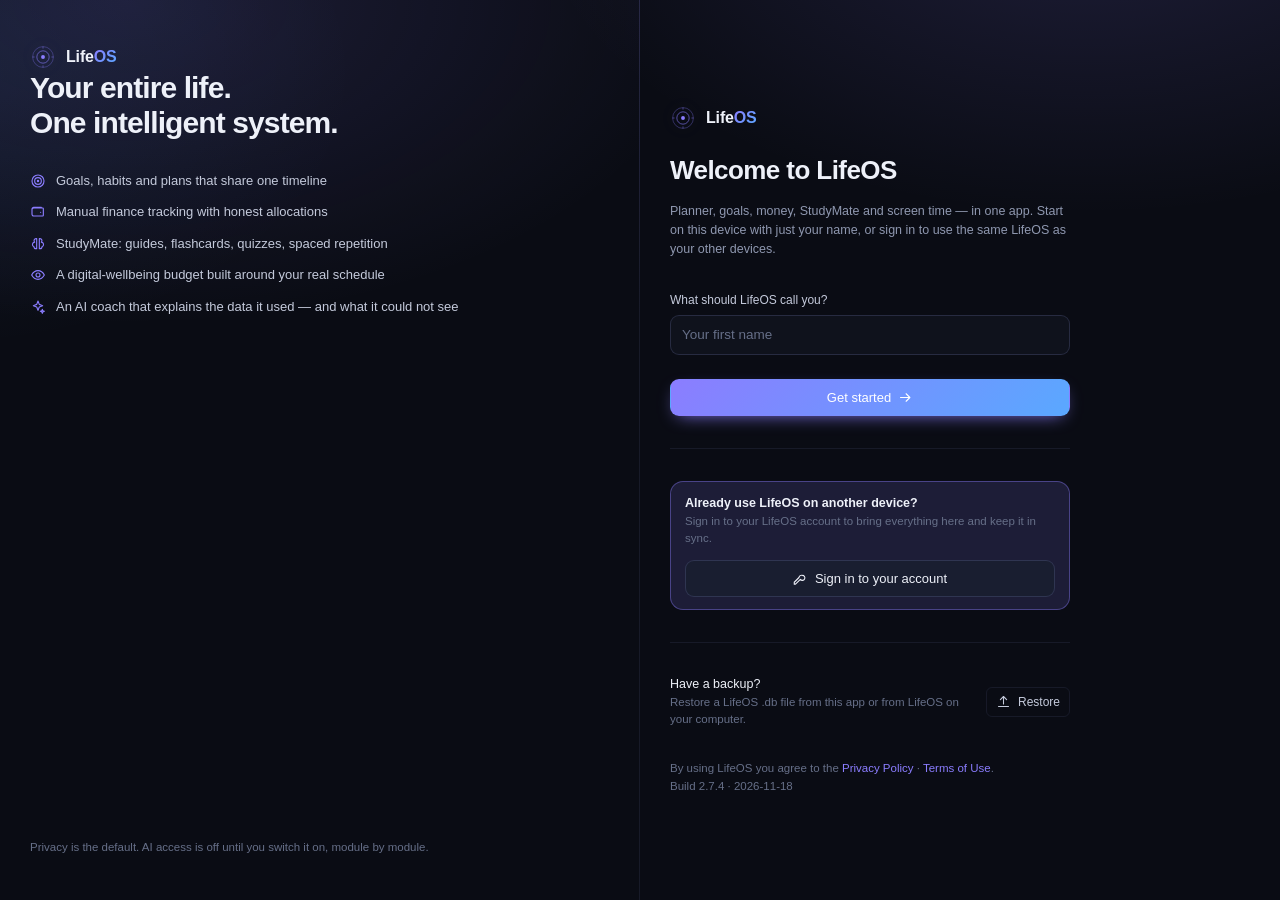
<file: index.html>
<!doctype html>
<html lang="en" data-theme="dark">
<head>
<meta charset="utf-8" />
<meta name="viewport" content="width=device-width, initial-scale=1, viewport-fit=cover" />
<meta name="color-scheme" content="dark light" />
<meta name="theme-color" content="#0a0c0f" />
<meta name="mobile-web-app-capable" content="yes" />
<meta name="apple-mobile-web-app-capable" content="yes" />
<meta name="apple-mobile-web-app-status-bar-style" content="black-translucent" />
<meta name="apple-mobile-web-app-title" content="LifeOS" />
<meta name="description" content="LifeOS — your entire life, one intelligent system. Planning, goals, finance, study, digital wellbeing and an AI coach that works across them." />
<title>LifeOS</title>
<link rel="icon" href="favicon.svg" type="image/svg+xml" />
<link rel="manifest" href="manifest.webmanifest" />
<link rel="apple-touch-icon" href="icons/apple-touch-icon.png" />
<link rel="stylesheet" href="styles.css" />
</head>
<body>
  <a class="skip-link" href="#main">Skip to content</a>

  <div id="boot" class="boot">
    <div class="boot-mark" aria-hidden="true">
      <svg viewBox="0 0 48 48" width="44" height="44"><circle cx="24" cy="24" r="20" fill="none" stroke="currentColor" stroke-width="1.5" opacity=".25"/><circle cx="24" cy="24" r="12" fill="none" stroke="currentColor" stroke-width="1.5" opacity=".5"/><circle cx="24" cy="24" r="3.5" fill="currentColor"/></svg>
    </div>
    <p class="boot-text">Starting LifeOS…</p>
  </div>

  <div id="app" class="app" hidden></div>

  <div id="toasts" class="toasts" role="status" aria-live="polite"></div>
  <div id="modal-root"></div>

  <noscript>
    <div class="noscript">LifeOS needs JavaScript to run. Please enable it to continue.</div>
  </noscript>

  <script src="js/mode.js"></script>
  <script type="module" src="js/app.js"></script>
</body>
</html>
</file>
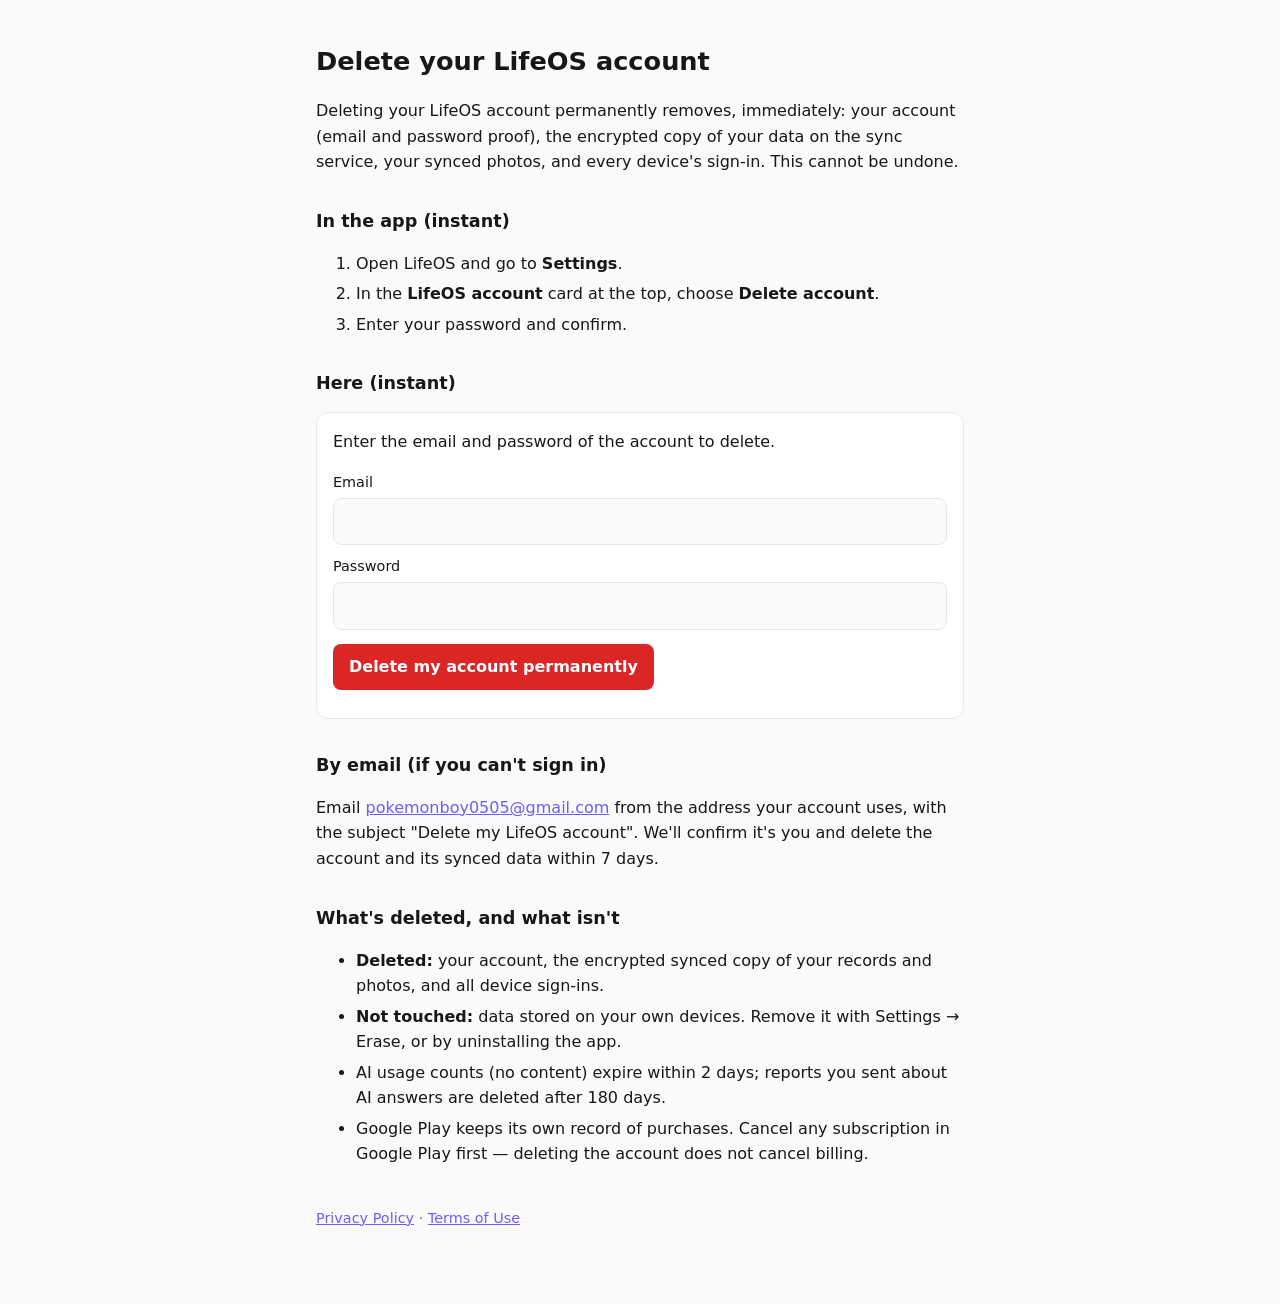
<file: legal/delete-account.html>
<!doctype html>
<html lang="en">
<head>
  <meta charset="UTF-8" />
  <meta name="viewport" content="width=device-width, initial-scale=1.0" />
  <title>LifeOS — Delete your account</title>
  <link rel="stylesheet" href="legal.css" />
</head>
<body>
  <h1>Delete your LifeOS account</h1>

  <p>Deleting your LifeOS account permanently removes, immediately: your account (email and password
  proof), the encrypted copy of your data on the sync service, your synced photos, and every device's
  sign-in. This cannot be undone.</p>

  <h2>In the app (instant)</h2>
  <ol>
    <li>Open LifeOS and go to <b>Settings</b>.</li>
    <li>In the <b>LifeOS account</b> card at the top, choose <b>Delete account</b>.</li>
    <li>Enter your password and confirm.</li>
  </ol>

  <h2>Here (instant)</h2>
  <div class="card" id="self-serve">
    <p style="margin-top:0">Enter the email and password of the account to delete.</p>
    <form id="del-form" autocomplete="off">
      <label for="del-email">Email</label>
      <input id="del-email" type="email" required autocomplete="username" />
      <label for="del-pw">Password</label>
      <input id="del-pw" type="password" required autocomplete="current-password" />
      <button type="submit">Delete my account permanently</button>
      <div class="msg" id="del-msg" role="status"></div>
    </form>
  </div>

  <h2>By email (if you can't sign in)</h2>
  <p>Email <a href="mailto:pokemonboy0505@gmail.com?subject=Delete%20my%20LifeOS%20account">pokemonboy0505@gmail.com</a>
  from the address your account uses, with the subject "Delete my LifeOS account". We'll confirm it's you and
  delete the account and its synced data within 7 days.</p>

  <h2>What's deleted, and what isn't</h2>
  <ul>
    <li><b>Deleted:</b> your account, the encrypted synced copy of your records and photos, and all device sign-ins.</li>
    <li><b>Not touched:</b> data stored on your own devices. Remove it with Settings → Erase, or by uninstalling the app.</li>
    <li>AI usage counts (no content) expire within 2 days; reports you sent about AI answers are deleted after 180 days.</li>
    <li>Google Play keeps its own record of purchases. Cancel any subscription in Google Play first — deleting
      the account does not cancel billing.</li>
  </ul>

  <p class="links"><a href="privacy.html">Privacy Policy</a> · <a href="terms.html">Terms of Use</a></p>

  <script type="module">
    const form = document.getElementById('del-form');
    const msg = document.getElementById('del-msg');
    const say = (text, kind) => { msg.textContent = text; msg.className = `msg ${kind || ''}`; };
    let core = null;
    let base = '';
    try {
      core = await import('./cloud-core.js');
      base = (await import('./sync-url.js')).default;
    } catch {
      document.getElementById('self-serve').innerHTML = '<p style="margin:0">Self-service deletion is not available on this copy of the page — use the app or email us (below).</p>';
    }
    form?.addEventListener('submit', async (e) => {
      e.preventDefault();
      if (!core || !base) return;
      const email = document.getElementById('del-email').value.trim().toLowerCase();
      const password = document.getElementById('del-pw').value;
      if (!confirm(`Permanently delete the LifeOS account ${email}? This cannot be undone.`)) return;
      const btn = form.querySelector('button');
      btn.disabled = true;
      say('Checking your password… (this takes a few seconds)');
      try {
        let token = '';
        const api = core.client(base, () => token);
        const pre = await api.prelogin(email);
        const { authKey } = await core.deriveKeys(password, pre.salt, pre.iterations);
        token = (await api.login({ email, authKey })).token;
        await api.remove({ authKey });
        form.reset();
        say('Your LifeOS account and its synced data have been deleted.', 'ok');
      } catch (err) {
        say(err.message || 'Something went wrong. Try again, or email us.', 'err');
      } finally {
        btn.disabled = false;
      }
    });
  </script>
</body>
</html>
</file>
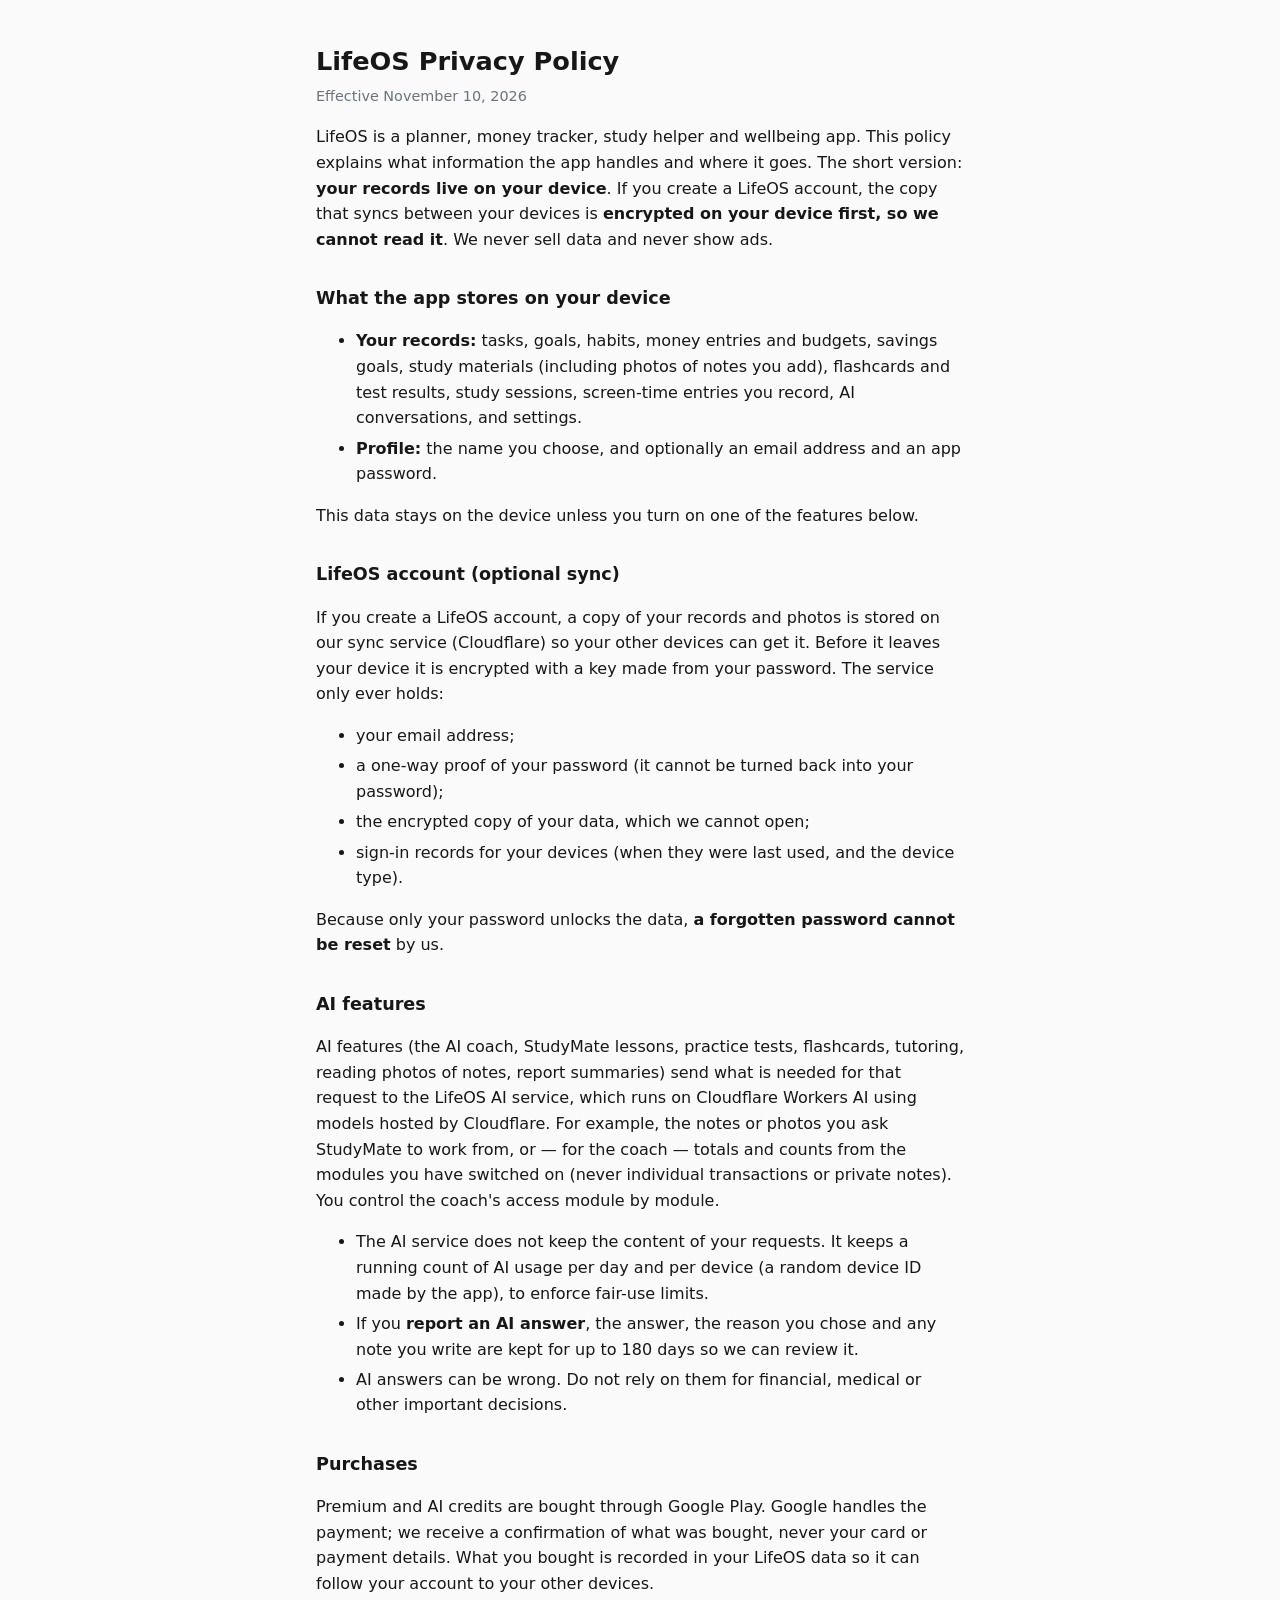
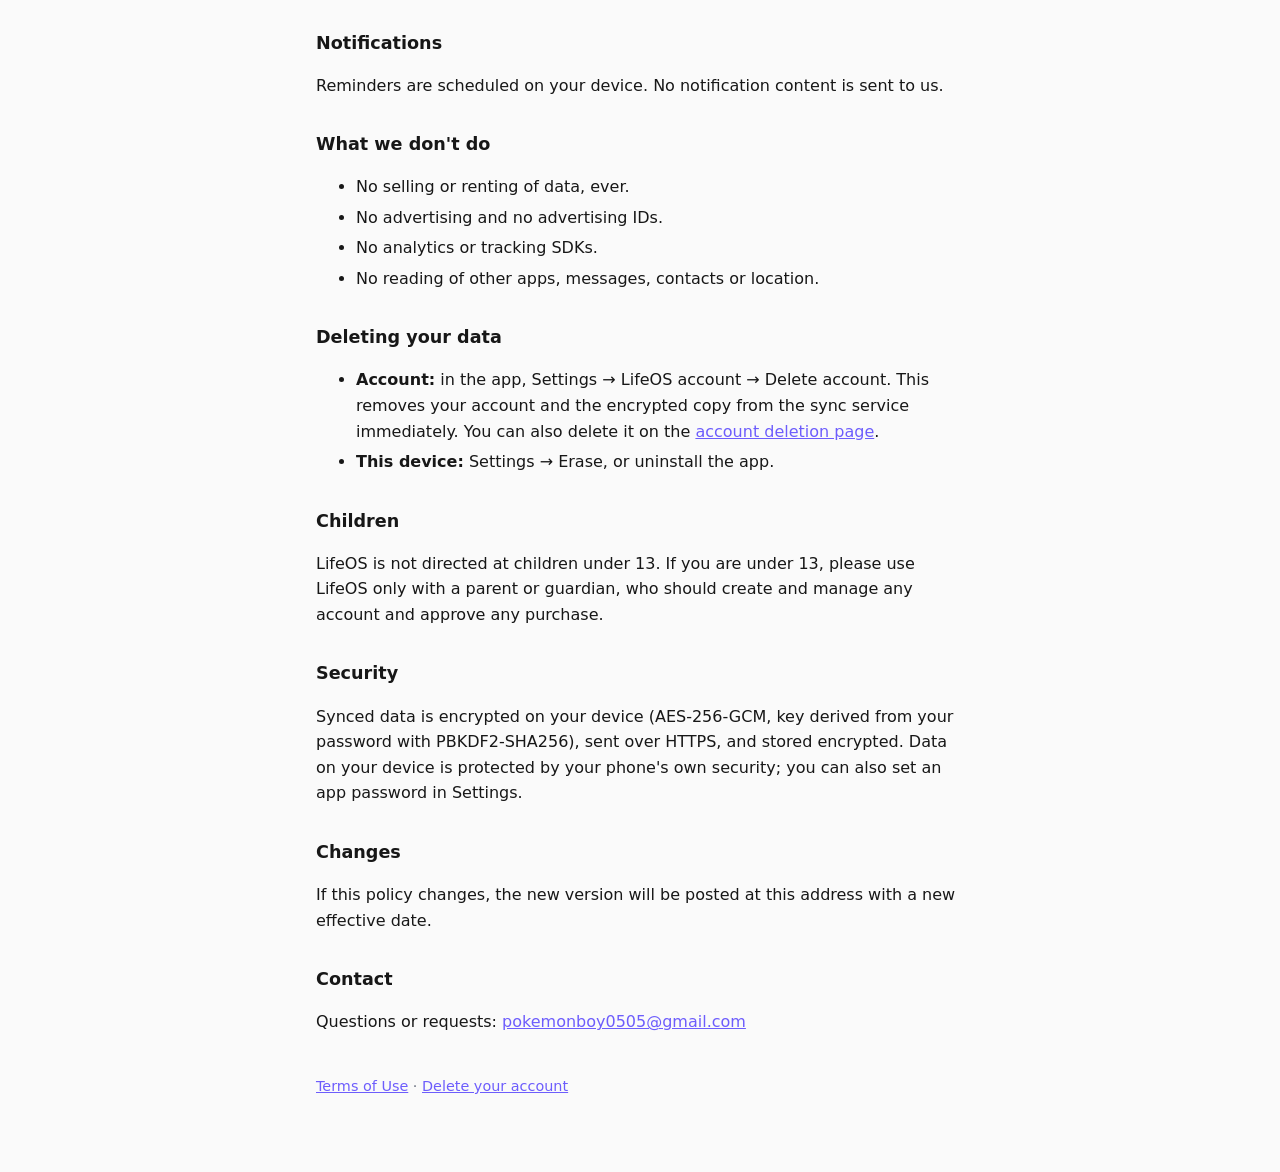
<file: legal/privacy.html>
<!doctype html>
<html lang="en">
<head>
  <meta charset="UTF-8" />
  <meta name="viewport" content="width=device-width, initial-scale=1.0" />
  <title>LifeOS — Privacy Policy</title>
  <link rel="stylesheet" href="legal.css" />
</head>
<body>
  <h1>LifeOS Privacy Policy</h1>
  <p class="date">Effective November 10, 2026</p>

  <p>LifeOS is a planner, money tracker, study helper and wellbeing app. This policy explains what
  information the app handles and where it goes. The short version: <b>your records live on your
  device</b>. If you create a LifeOS account, the copy that syncs between your devices is
  <b>encrypted on your device first, so we cannot read it</b>. We never sell data and never show ads.</p>

  <h2>What the app stores on your device</h2>
  <ul>
    <li><b>Your records:</b> tasks, goals, habits, money entries and budgets, savings goals, study
      materials (including photos of notes you add), flashcards and test results, study sessions,
      screen-time entries you record, AI conversations, and settings.</li>
    <li><b>Profile:</b> the name you choose, and optionally an email address and an app password.</li>
  </ul>
  <p>This data stays on the device unless you turn on one of the features below.</p>

  <h2>LifeOS account (optional sync)</h2>
  <p>If you create a LifeOS account, a copy of your records and photos is stored on our sync service
  (Cloudflare) so your other devices can get it. Before it leaves your device it is encrypted with a key
  made from your password. The service only ever holds:</p>
  <ul>
    <li>your email address;</li>
    <li>a one-way proof of your password (it cannot be turned back into your password);</li>
    <li>the encrypted copy of your data, which we cannot open;</li>
    <li>sign-in records for your devices (when they were last used, and the device type).</li>
  </ul>
  <p>Because only your password unlocks the data, <b>a forgotten password cannot be reset</b> by us.</p>

  <h2>AI features</h2>
  <p>AI features (the AI coach, StudyMate lessons, practice tests, flashcards, tutoring, reading photos of
  notes, report summaries) send what is needed for that request to the LifeOS AI service, which runs on
  Cloudflare Workers AI using models hosted by Cloudflare. For example, the notes or photos you ask
  StudyMate to work from, or — for the coach — totals and counts from the modules you have switched on
  (never individual transactions or private notes). You control the coach's access module by module.</p>
  <ul>
    <li>The AI service does not keep the content of your requests. It keeps a running count of AI usage
      per day and per device (a random device ID made by the app), to enforce fair-use limits.</li>
    <li>If you <b>report an AI answer</b>, the answer, the reason you chose and any note you write are
      kept for up to 180 days so we can review it.</li>
    <li>AI answers can be wrong. Do not rely on them for financial, medical or other important decisions.</li>
  </ul>

  <h2>Purchases</h2>
  <p>Premium and AI credits are bought through Google Play. Google handles the payment; we receive a
  confirmation of what was bought, never your card or payment details. What you bought is recorded in
  your LifeOS data so it can follow your account to your other devices.</p>

  <h2>Notifications</h2>
  <p>Reminders are scheduled on your device. No notification content is sent to us.</p>

  <h2>What we don't do</h2>
  <ul>
    <li>No selling or renting of data, ever.</li>
    <li>No advertising and no advertising IDs.</li>
    <li>No analytics or tracking SDKs.</li>
    <li>No reading of other apps, messages, contacts or location.</li>
  </ul>

  <h2>Deleting your data</h2>
  <ul>
    <li><b>Account:</b> in the app, Settings → LifeOS account → Delete account. This removes your account
      and the encrypted copy from the sync service immediately. You can also delete it on the
      <a href="delete-account.html">account deletion page</a>.</li>
    <li><b>This device:</b> Settings → Erase, or uninstall the app.</li>
  </ul>

  <h2>Children</h2>
  <p>LifeOS is not directed at children under 13. If you are under 13, please use LifeOS only with a
  parent or guardian, who should create and manage any account and approve any purchase.</p>

  <h2>Security</h2>
  <p>Synced data is encrypted on your device (AES-256-GCM, key derived from your password with
  PBKDF2-SHA256), sent over HTTPS, and stored encrypted. Data on your device is protected by your
  phone's own security; you can also set an app password in Settings.</p>

  <h2>Changes</h2>
  <p>If this policy changes, the new version will be posted at this address with a new effective date.</p>

  <h2>Contact</h2>
  <p>Questions or requests: <a href="mailto:pokemonboy0505@gmail.com?subject=LifeOS%20privacy">pokemonboy0505@gmail.com</a></p>
  <p class="links"><a href="terms.html">Terms of Use</a> · <a href="delete-account.html">Delete your account</a></p>
</body>
</html>
</file>
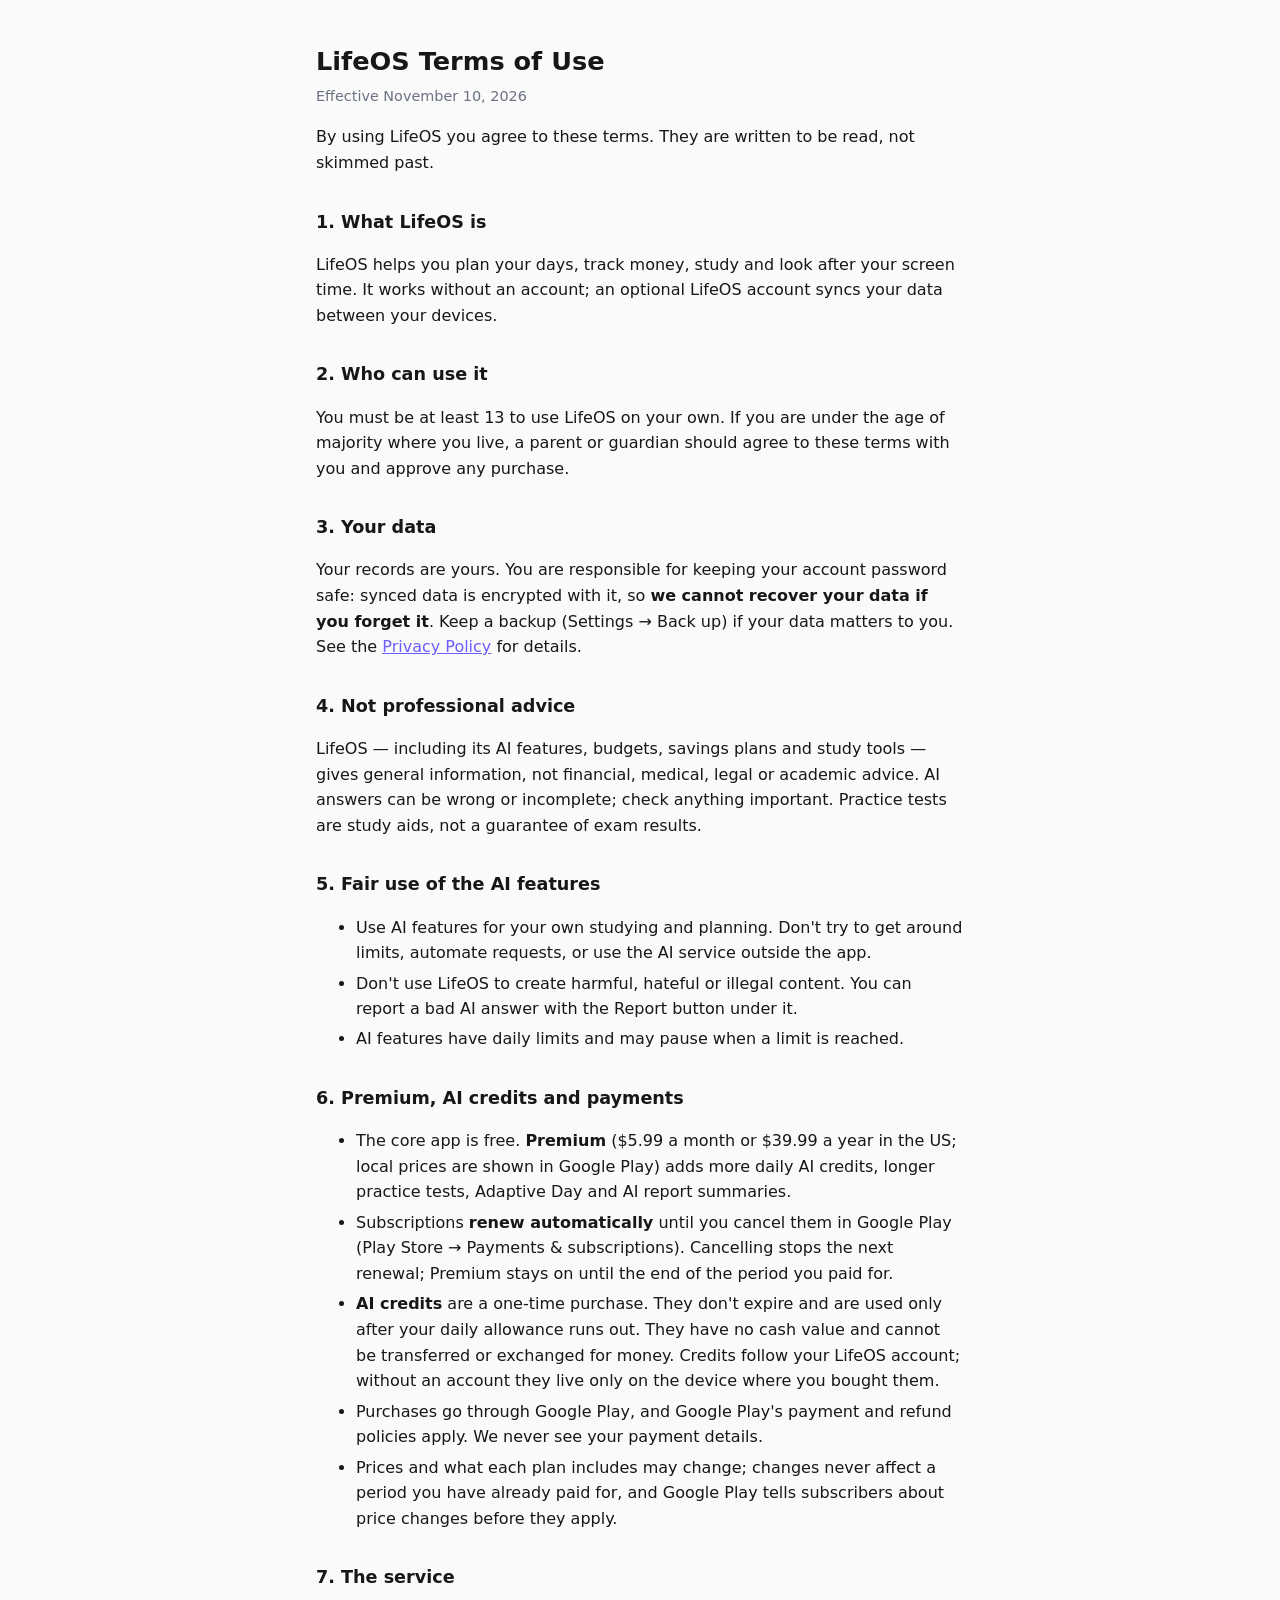
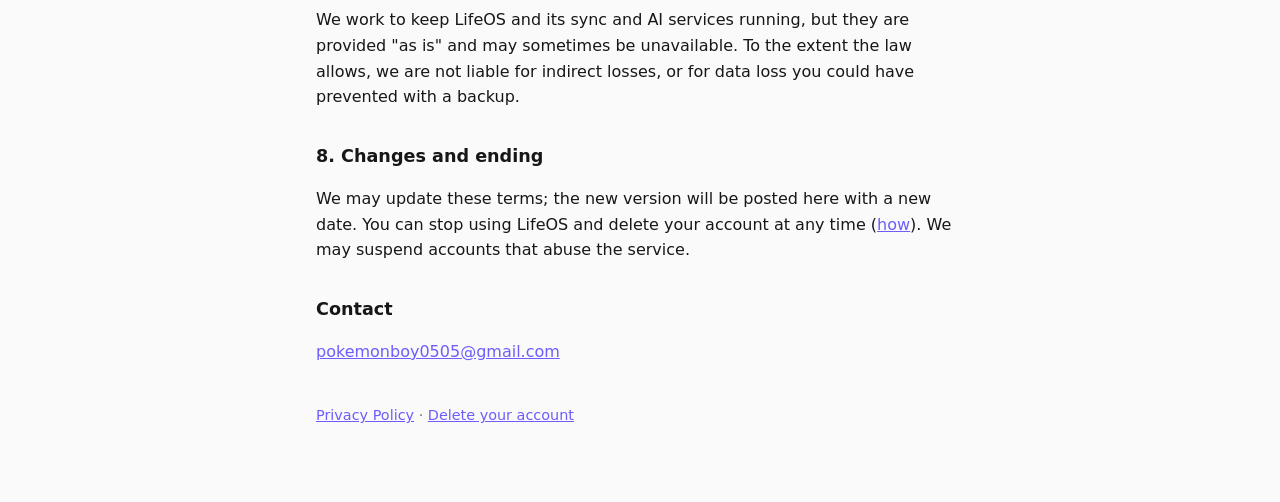
<file: legal/terms.html>
<!doctype html>
<html lang="en">
<head>
  <meta charset="UTF-8" />
  <meta name="viewport" content="width=device-width, initial-scale=1.0" />
  <title>LifeOS — Terms of Use</title>
  <link rel="stylesheet" href="legal.css" />
</head>
<body>
  <h1>LifeOS Terms of Use</h1>
  <p class="date">Effective November 10, 2026</p>

  <p>By using LifeOS you agree to these terms. They are written to be read, not skimmed past.</p>

  <h2>1. What LifeOS is</h2>
  <p>LifeOS helps you plan your days, track money, study and look after your screen time. It works
  without an account; an optional LifeOS account syncs your data between your devices.</p>

  <h2>2. Who can use it</h2>
  <p>You must be at least 13 to use LifeOS on your own. If you are under the age of majority where you
  live, a parent or guardian should agree to these terms with you and approve any purchase.</p>

  <h2>3. Your data</h2>
  <p>Your records are yours. You are responsible for keeping your account password safe: synced data is
  encrypted with it, so <b>we cannot recover your data if you forget it</b>. Keep a backup (Settings →
  Back up) if your data matters to you. See the <a href="privacy.html">Privacy Policy</a> for details.</p>

  <h2>4. Not professional advice</h2>
  <p>LifeOS — including its AI features, budgets, savings plans and study tools — gives general
  information, not financial, medical, legal or academic advice. AI answers can be wrong or incomplete;
  check anything important. Practice tests are study aids, not a guarantee of exam results.</p>

  <h2>5. Fair use of the AI features</h2>
  <ul>
    <li>Use AI features for your own studying and planning. Don't try to get around limits, automate
      requests, or use the AI service outside the app.</li>
    <li>Don't use LifeOS to create harmful, hateful or illegal content. You can report a bad AI answer
      with the Report button under it.</li>
    <li>AI features have daily limits and may pause when a limit is reached.</li>
  </ul>

  <h2>6. Premium, AI credits and payments</h2>
  <ul>
    <li>The core app is free. <b>Premium</b> ($5.99 a month or $39.99 a year in the US; local prices are
      shown in Google Play) adds more daily AI credits, longer practice tests, Adaptive Day and AI report
      summaries.</li>
    <li>Subscriptions <b>renew automatically</b> until you cancel them in Google Play (Play Store →
      Payments &amp; subscriptions). Cancelling stops the next renewal; Premium stays on until the end of
      the period you paid for.</li>
    <li><b>AI credits</b> are a one-time purchase. They don't expire and are used only after your daily
      allowance runs out. They have no cash value and cannot be transferred or exchanged for money.
      Credits follow your LifeOS account; without an account they live only on the device where you
      bought them.</li>
    <li>Purchases go through Google Play, and Google Play's payment and refund policies apply. We never see
      your payment details.</li>
    <li>Prices and what each plan includes may change; changes never affect a period you have already paid
      for, and Google Play tells subscribers about price changes before they apply.</li>
  </ul>

  <h2>7. The service</h2>
  <p>We work to keep LifeOS and its sync and AI services running, but they are provided "as is" and may
  sometimes be unavailable. To the extent the law allows, we are not liable for indirect losses, or for
  data loss you could have prevented with a backup.</p>

  <h2>8. Changes and ending</h2>
  <p>We may update these terms; the new version will be posted here with a new date. You can stop using
  LifeOS and delete your account at any time (<a href="delete-account.html">how</a>). We may suspend
  accounts that abuse the service.</p>

  <h2>Contact</h2>
  <p><a href="mailto:pokemonboy0505@gmail.com?subject=LifeOS">pokemonboy0505@gmail.com</a></p>
  <p class="links"><a href="privacy.html">Privacy Policy</a> · <a href="delete-account.html">Delete your account</a></p>
</body>
</html>
</file>
<file: styles.css>
/* ============================================================================
   LifeOS design system
   Deep ink surfaces, a violet-to-sky accent, one colour per module (planner
   blue, finance green, study violet...), tabular numerals, tight spacing scale.
   Dark by default, complete light theme.
   ========================================================================== */

:root {
  --r-xs: 6px;
  --r-sm: 9px;
  --r-md: 13px;
  --r-lg: 18px;
  --r-xl: 26px;
  --sp-1: 4px;
  --sp-2: 8px;
  --sp-3: 12px;
  --sp-4: 16px;
  --sp-5: 22px;
  --sp-6: 30px;
  --sp-7: 44px;
  --font: "Inter", -apple-system, BlinkMacSystemFont, "Segoe UI", Roboto, "Helvetica Neue", Arial, sans-serif;
  --mono: ui-monospace, "SF Mono", "JetBrains Mono", "Menlo", monospace;
  --ease: cubic-bezier(.22,.61,.36,1);
  --sidebar: 244px;
}

[data-theme="dark"] {
  --bg: #0a0c14;
  --bg-elev: #0f121c;
  --surface: #131726;
  --surface-2: #191e30;
  --surface-3: #22293f;
  --line: rgba(160,175,255,.085);
  --line-strong: rgba(160,175,255,.16);
  --text: #eef1f9;
  --text-soft: #c4cadb;
  --muted: #8f98b0;
  --faint: #666f88;
  --accent: #8b7dff;
  --accent-2: #7262f5;
  --accent-soft: rgba(139,125,255,.15);
  --accent-line: rgba(139,125,255,.40);
  --accent-grad: linear-gradient(135deg, #8b7dff 0%, #5aa8ff 100%);
  --good: #3fd8a2;
  --good-soft: rgba(63,216,162,.14);
  --warn: #f5b95f;
  --warn-soft: rgba(245,185,95,.14);
  --bad: #ff7b86;
  --bad-soft: rgba(255,123,134,.14);
  --shadow: 0 1px 0 rgba(255,255,255,.035) inset, 0 20px 44px -26px rgba(0,0,0,.95);
  --card-sheen: linear-gradient(180deg, rgba(255,255,255,.025), rgba(255,255,255,0) 120px);
  --glow:
    radial-gradient(900px 520px at 85% -12%, rgba(139,125,255,.16), transparent 62%),
    radial-gradient(700px 460px at -5% 8%, rgba(90,168,255,.08), transparent 60%);
  color-scheme: dark;
}

[data-theme="light"] {
  --bg: #f4f5fb;
  --bg-elev: #ffffff;
  --surface: #ffffff;
  --surface-2: #f1f3fa;
  --surface-3: #e5e8f3;
  --line: rgba(30,35,80,.08);
  --line-strong: rgba(30,35,80,.15);
  --text: #151a2c;
  --text-soft: #3b4258;
  --muted: #646c84;
  --faint: #8b92a8;
  --accent: #5b49e0;
  --accent-2: #4a39c8;
  --accent-soft: rgba(91,73,224,.09);
  --accent-line: rgba(91,73,224,.30);
  --accent-grad: linear-gradient(135deg, #6a55f0 0%, #3a8cf0 100%);
  --good: #0f9a6b;
  --good-soft: rgba(15,154,107,.10);
  --warn: #b06f0c;
  --warn-soft: rgba(176,111,12,.11);
  --bad: #d23a4c;
  --bad-soft: rgba(210,58,76,.09);
  --shadow: 0 1px 2px rgba(30,35,80,.05), 0 16px 36px -26px rgba(30,35,80,.40);
  --card-sheen: none;
  --glow:
    radial-gradient(900px 520px at 85% -12%, rgba(91,73,224,.09), transparent 62%),
    radial-gradient(700px 460px at -5% 8%, rgba(58,140,240,.06), transparent 60%);
  color-scheme: light;
}

/* One colour per module: nav icons, kickers and highlights pick it up. */
:root { --mod: var(--accent); }
[data-theme="dark"] {
  --m-home: #8b7dff; --m-planner: #5aa8ff; --m-finance: #3fd8a2; --m-study: #c38bff;
  --m-wellbeing: #2fd3c3; --m-insights: #f5b95f; --m-ai: #ff7fc0; --m-settings: #9aa3bb;
}
[data-theme="light"] {
  --m-home: #5b49e0; --m-planner: #2f7fe0; --m-finance: #0f9a6b; --m-study: #9346e0;
  --m-wellbeing: #0e9e92; --m-insights: #b06f0c; --m-ai: #d23d8f; --m-settings: #646c84;
}

* { box-sizing: border-box; }
html, body { height: 100%; }
body {
  margin: 0;
  font-family: var(--font);
  background: var(--bg);
  background-image: var(--glow);
  background-repeat: no-repeat;
  background-attachment: fixed;
  color: var(--text);
  font-size: 15px;
  line-height: 1.5;
  -webkit-font-smoothing: antialiased;
  text-rendering: optimizeLegibility;
}
h1,h2,h3,h4 { margin: 0; font-weight: 600; letter-spacing: -.014em; line-height: 1.2; }
h1 { font-size: 26px; letter-spacing: -.022em; }
h2 { font-size: 19px; }
h3 { font-size: 15px; }
p { margin: 0; }
a { color: var(--accent); text-decoration: none; }
a:hover { text-decoration: underline; text-underline-offset: 3px; }
button { font: inherit; color: inherit; }
:focus-visible { outline: 2px solid var(--accent); outline-offset: 2px; border-radius: 4px; }
::selection { background: var(--accent-soft); }
.num { font-variant-numeric: tabular-nums; font-feature-settings: "tnum" 1; }

.skip-link {
  position: absolute; left: -9999px; top: 0; z-index: 100;
  background: var(--surface); color: var(--text); padding: 10px 14px; border-radius: var(--r-sm);
}
.skip-link:focus { left: 12px; top: 12px; }

/* ------------------------------- boot ------------------------------------ */
.boot { height: 100dvh; display: grid; place-content: center; justify-items: center; gap: 14px; color: var(--muted); }
.boot-mark { color: var(--accent); animation: spin 6s linear infinite; display: grid; place-items: center; }
.boot-text { font-size: 13px; letter-spacing: .04em; text-transform: uppercase; }
@keyframes spin { to { transform: rotate(360deg); } }

/* ------------------------------- shell ----------------------------------- */
.app {
  min-height: 100dvh;
  display: grid;
  grid-template-columns: var(--sidebar) minmax(0, 1fr);
}
.sidebar {
  position: sticky; top: 0; height: 100dvh;
  display: flex; flex-direction: column; gap: var(--sp-5);
  padding: var(--sp-5) var(--sp-4);
  border-right: 1px solid var(--line);
  background: linear-gradient(180deg, var(--bg-elev), var(--bg));
  z-index: 30;
}
.brand { display: flex; align-items: center; gap: 10px; padding: 0 6px; }
.brand-glyph { color: var(--accent); display: grid; place-items: center; filter: drop-shadow(0 0 10px var(--accent-soft)); }
.brand-name { font-size: 16px; font-weight: 600; letter-spacing: -.01em; }
.brand-name span { background: var(--accent-grad); -webkit-background-clip: text; background-clip: text; color: transparent; font-weight: 600; }
.nav { display: flex; flex-direction: column; gap: 2px; }
.nav-label { font-size: 10.5px; text-transform: uppercase; letter-spacing: .12em; color: var(--faint); padding: 0 10px var(--sp-2); }
.nav-item {
  display: flex; align-items: center; gap: 10px;
  padding: 8px 10px; border-radius: var(--r-sm);
  color: var(--text-soft); font-size: 13.5px; font-weight: 500;
  border: 1px solid transparent; background: none; cursor: pointer; text-align: left; width: 100%;
  transition: background .16s var(--ease), color .16s var(--ease), border-color .16s var(--ease);
}
.nav-item svg { width: 16px; height: 16px; flex: none; color: var(--nav-c, var(--muted)); opacity: .9; }
.nav-item:hover { background: var(--surface-2); color: var(--text); text-decoration: none; }
.nav-item[aria-current="page"] {
  background: color-mix(in srgb, var(--nav-c, var(--accent)) 14%, transparent);
  color: var(--text); border-color: color-mix(in srgb, var(--nav-c, var(--accent)) 38%, transparent);
  box-shadow: inset 3px 0 0 var(--nav-c, var(--accent));
}
.nav-item[aria-current="page"] svg { opacity: 1; }
[data-route="home"] { --nav-c: var(--m-home); }
[data-route="planner"] { --nav-c: var(--m-planner); }
[data-route="finance"] { --nav-c: var(--m-finance); }
[data-route="study"] { --nav-c: var(--m-study); }
[data-route="wellbeing"] { --nav-c: var(--m-wellbeing); }
[data-route="insights"] { --nav-c: var(--m-insights); }
[data-route="ai"] { --nav-c: var(--m-ai); }
/* The page in view takes its module colour. */
[data-page="home"] { --mod: var(--m-home); }
[data-page="planner"] { --mod: var(--m-planner); }
[data-page="finance"] { --mod: var(--m-finance); }
[data-page="study"] { --mod: var(--m-study); }
[data-page="wellbeing"] { --mod: var(--m-wellbeing); }
[data-page="insights"] { --mod: var(--m-insights); }
[data-page="ai"] { --mod: var(--m-ai); }
[data-page="settings"] { --mod: var(--m-settings); }
.nav-badge { margin-left: auto; font-size: 10.5px; padding: 1px 6px; border-radius: 99px; background: var(--surface-3); color: var(--muted); }
.sidebar-foot { margin-top: auto; display: grid; gap: var(--sp-3); }
.plan-pill {
  display: flex; align-items: center; justify-content: space-between; gap: 8px;
  padding: 9px 11px; border-radius: var(--r-sm); border: 1px solid var(--line);
  background: var(--surface); font-size: 12px; color: var(--muted);
}
.plan-pill b { color: var(--text); font-weight: 600; letter-spacing: .01em; }

.main { min-width: 0; display: flex; flex-direction: column; }
.topbar {
  position: sticky; top: 0; z-index: 20;
  display: flex; align-items: center; gap: var(--sp-3);
  padding: 14px var(--sp-6);
  /* Installed app / notched phones draw the page under the status bar
     (viewport-fit=cover): taps up there go to the phone, so clear it. */
  padding-top: calc(14px + env(safe-area-inset-top, 0px));
  border-bottom: 1px solid var(--line);
  background: color-mix(in srgb, var(--bg) 86%, transparent);
  backdrop-filter: blur(14px) saturate(1.2);
}
.topbar-title { font-size: 13px; color: var(--muted); letter-spacing: .01em; }
.topbar-actions { margin-left: auto; display: flex; align-items: center; gap: var(--sp-2); }
.content { padding: var(--sp-6); max-width: 1240px; width: 100%; margin: 0 auto; }
.icon-btn {
  display: grid; place-items: center; width: 34px; height: 34px;
  border-radius: var(--r-sm); border: 1px solid var(--line); background: var(--surface);
  color: var(--text-soft); cursor: pointer; position: relative;
  transition: background .16s var(--ease), color .16s var(--ease), border-color .16s var(--ease);
}
.icon-btn:hover { background: var(--surface-2); color: var(--text); border-color: var(--line-strong); }
.icon-btn svg { width: 16px; height: 16px; }
.dot { position: absolute; top: 6px; right: 7px; width: 6px; height: 6px; border-radius: 99px; background: var(--accent); box-shadow: 0 0 0 2px var(--surface); }
.avatar {
  width: 32px; height: 32px; border-radius: 99px; display: grid; place-items: center;
  background: var(--accent-grad); color: #fff; font-size: 12px; font-weight: 600;
  border: 1px solid transparent; cursor: pointer; box-shadow: 0 4px 14px -6px var(--accent);
}
.menu-btn { display: none; }

/* ------------------------------- page bits -------------------------------- */
.page-head { display: flex; align-items: flex-end; gap: var(--sp-4); margin-bottom: var(--sp-5); flex-wrap: wrap; }
.page-head h1 { position: relative; padding-bottom: 8px; }
.page-head h1::after { content: ""; position: absolute; left: 0; bottom: 0; width: 34px; height: 3px; border-radius: 99px; background: var(--mod); }
.page-head .sub { color: var(--muted); font-size: 13px; margin-top: 8px; max-width: 62ch; }
.page-head-actions { margin-left: auto; display: flex; gap: var(--sp-2); flex-wrap: wrap; }
.kicker { font-size: 10.5px; text-transform: uppercase; letter-spacing: .13em; color: color-mix(in srgb, var(--mod) 78%, var(--muted)); font-weight: 650; }
.section { margin-top: var(--sp-6); }
.section-head { display: flex; align-items: baseline; gap: var(--sp-3); margin-bottom: var(--sp-3); }
.section-head .link { margin-left: auto; font-size: 12.5px; }

.grid { display: grid; gap: var(--sp-4); }
.grid-2 { grid-template-columns: repeat(2, minmax(0,1fr)); }
.grid-3 { grid-template-columns: repeat(3, minmax(0,1fr)); }
.grid-4 { grid-template-columns: repeat(4, minmax(0,1fr)); }
.grid-side { grid-template-columns: minmax(0,1.65fr) minmax(0,1fr); align-items: start; }
@media (max-width: 1080px) {
  .grid-4 { grid-template-columns: repeat(2, minmax(0,1fr)); }
  .grid-3 { grid-template-columns: repeat(2, minmax(0,1fr)); }
  .grid-side { grid-template-columns: minmax(0,1fr); }
}
@media (max-width: 720px) {
  .grid-2, .grid-3 { grid-template-columns: minmax(0,1fr); }
  /* Stat rows stay two-up on phones: four full-width cards meant a lot of scrolling. */
  .grid-4 { grid-template-columns: repeat(2, minmax(0,1fr)); gap: var(--sp-3); }
  .grid-4 > .card { padding: 14px; }
  .grid-4 .stat-value { font-size: 20px; }
}
@media (max-width: 340px) {
  .grid-4 { grid-template-columns: minmax(0,1fr); }
}

.card {
  background: var(--card-sheen), var(--surface);
  border: 1px solid var(--line);
  border-radius: var(--r-lg);
  box-shadow: var(--shadow);
  padding: var(--sp-5);
  min-width: 0;
  transition: border-color .18s var(--ease);
}
.card:hover { border-color: var(--line-strong); }
/* Stat rows: each tile gets its own colour stripe and a faint wash. */
.grid-4 > .card { position: relative; overflow: hidden; --tile: var(--mod); }
.grid-4 > .card:nth-child(2) { --tile: var(--m-planner); }
.grid-4 > .card:nth-child(3) { --tile: var(--m-study); }
.grid-4 > .card:nth-child(4) { --tile: var(--m-insights); }
.grid-4 > .card::before { content: ""; position: absolute; inset: 0 auto 0 0; width: 3px; background: var(--tile); opacity: .9; }
.grid-4 > .card::after { content: ""; position: absolute; inset: 0; pointer-events: none;
  background: radial-gradient(240px 120px at 100% 0%, color-mix(in srgb, var(--tile) 13%, transparent), transparent 70%); }
.card.tight { padding: var(--sp-4); }
.card.flush { padding: 0; overflow: hidden; }
.card-hd { display: flex; align-items: center; gap: var(--sp-3); margin-bottom: var(--sp-4); }
.card-hd h3 { font-size: 13.5px; font-weight: 600; letter-spacing: .005em; }
.card-hd .kicker { margin-bottom: 3px; }
.card-hd .spacer { margin-left: auto; }
.card-hd-actions { margin-left: auto; display: flex; gap: 6px; }
.card-sub { color: var(--muted); font-size: 12.5px; }

.stat { display: grid; gap: 2px; }
.stat-label { font-size: 11.5px; color: var(--muted); letter-spacing: .01em; }
.stat-value { font-size: 25px; font-weight: 650; letter-spacing: -.025em; font-variant-numeric: tabular-nums; }
.stat-value.sm { font-size: 18px; }
.stat-meta { font-size: 11.5px; color: var(--faint); display: flex; align-items: center; gap: 5px; }
.up { color: var(--good); }
.down { color: var(--bad); }
.muted { color: var(--muted); }
.faint { color: var(--faint); }
.small { font-size: 12.5px; }
.xs { font-size: 11.5px; }
.strong { font-weight: 600; }
.right { text-align: right; }
.nowrap { white-space: nowrap; }
.truncate { overflow: hidden; text-overflow: ellipsis; white-space: nowrap; }
.center { text-align: center; }

/* ------------------------------- controls --------------------------------- */
.btn {
  display: inline-flex; align-items: center; justify-content: center; gap: 7px;
  padding: 8px 13px; border-radius: var(--r-sm);
  border: 1px solid var(--line-strong); background: var(--surface-2); color: var(--text);
  font-size: 13px; font-weight: 500; cursor: pointer; white-space: nowrap;
  transition: background .15s var(--ease), border-color .15s var(--ease), transform .1s var(--ease), opacity .15s;
  text-decoration: none;
}
.btn:hover { background: var(--surface-3); text-decoration: none; }
.btn:active { transform: translateY(.5px); }
.btn[disabled] { opacity: .5; cursor: not-allowed; }
.btn svg { width: 15px; height: 15px; }
.btn.primary { background: var(--accent-grad); border-color: transparent; color: #fff; box-shadow: 0 6px 18px -8px var(--accent); }
.btn.primary:hover { background: var(--accent-grad); filter: brightness(1.08); }
[data-theme="light"] .btn.primary { color: #fff; }
.btn.ghost { background: transparent; border-color: var(--line); color: var(--text-soft); }
.btn.ghost:hover { background: var(--surface-2); color: var(--text); }
.btn.danger { background: transparent; border-color: color-mix(in srgb, var(--bad) 40%, transparent); color: var(--bad); }
.btn.danger:hover { background: var(--bad-soft); }
.btn.sm { padding: 5px 9px; font-size: 12px; border-radius: var(--r-xs); }
.btn.link { background: none; border: none; color: var(--accent); padding: 4px 2px; }
.btn.link:hover { text-decoration: underline; }
.btn.block { width: 100%; }
.btn-row { display: flex; gap: var(--sp-2); flex-wrap: wrap; }

.field { display: grid; gap: 6px; min-width: 0; }
.field > label { font-size: 12px; color: var(--text-soft); font-weight: 500; }
.field .hint { font-size: 11.5px; color: var(--faint); }
.field .err { font-size: 11.5px; color: var(--bad); }
input[type="text"], input[type="email"], input[type="password"], input[type="number"], input[type="date"],
input[type="time"], input[type="month"], input[type="search"], input[type="url"], select, textarea {
  width: 100%; padding: 9px 11px;
  background: var(--bg-elev); color: var(--text);
  border: 1px solid var(--line-strong); border-radius: var(--r-sm);
  font: inherit; font-size: 13.5px;
  transition: border-color .15s var(--ease), box-shadow .15s var(--ease);
}
textarea { min-height: 92px; resize: vertical; line-height: 1.55; }
input:focus, select:focus, textarea:focus {
  outline: none; border-color: var(--accent-line);
  box-shadow: 0 0 0 3px var(--accent-soft);
}
input::placeholder, textarea::placeholder { color: var(--faint); }
select { appearance: none; background-image: linear-gradient(45deg, transparent 49%, var(--muted) 50%), linear-gradient(-45deg, transparent 49%, var(--muted) 50%); background-position: calc(100% - 16px) 55%, calc(100% - 11px) 55%; background-size: 5px 5px, 5px 5px; background-repeat: no-repeat; padding-right: 30px; }
.checkbox { display: flex; align-items: center; gap: 9px; font-size: 13px; color: var(--text-soft); cursor: pointer; }
.checkbox input { width: 15px; height: 15px; accent-color: var(--accent); }
.form-grid { display: grid; gap: var(--sp-3); grid-template-columns: repeat(2, minmax(0,1fr)); }
.form-grid .full { grid-column: 1 / -1; }
@media (max-width: 640px) { .form-grid { grid-template-columns: minmax(0,1fr); } }

.segmented { display: inline-flex; padding: 3px; gap: 2px; background: var(--surface-2); border: 1px solid var(--line); border-radius: var(--r-sm); }
.segmented button {
  border: none; background: none; color: var(--muted); font-size: 12.5px; font-weight: 500;
  padding: 5px 11px; border-radius: var(--r-xs); cursor: pointer;
}
.segmented button { transition: background .15s var(--ease), color .15s var(--ease); }
.segmented button:hover { color: var(--text); }
.segmented button[aria-pressed="true"] { background: var(--accent-soft); color: var(--text); box-shadow: inset 0 0 0 1px var(--accent-line); }
.chip {
  display: inline-flex; align-items: center; gap: 6px;
  padding: 3px 9px; border-radius: 99px; font-size: 11.5px; font-weight: 500;
  background: var(--surface-2); border: 1px solid var(--line); color: var(--text-soft);
  flex-shrink: 0; white-space: nowrap;
}
.chip.accent { background: var(--accent-soft); border-color: var(--accent-line); color: var(--accent); }
.chip.good { background: var(--good-soft); border-color: color-mix(in srgb, var(--good) 30%, transparent); color: var(--good); }
.chip.warn { background: var(--warn-soft); border-color: color-mix(in srgb, var(--warn) 30%, transparent); color: var(--warn); }
.chip.bad { background: var(--bad-soft); border-color: color-mix(in srgb, var(--bad) 30%, transparent); color: var(--bad); }
.chips { display: flex; gap: 6px; flex-wrap: wrap; }

.badge-sev { width: 6px; height: 6px; border-radius: 99px; flex: none; }
.sev-high { background: var(--bad); }
.sev-medium { background: var(--warn); }
.sev-low { background: var(--accent); }
.sev-info { background: var(--faint); }

/* ------------------------------- lists ------------------------------------ */
.list { display: grid; gap: 1px; background: var(--line); border-radius: var(--r-sm); overflow: hidden; }
.list-item { display: flex; align-items: center; gap: var(--sp-3); padding: 11px 14px; background: var(--surface); }
.list-item:hover { background: var(--surface-2); }
.list-item .grow { min-width: 0; flex: 1; }
.list-item .title { font-size: 13.5px; font-weight: 500; overflow: hidden; text-overflow: ellipsis; white-space: nowrap; }
.list-item .meta { font-size: 11.5px; color: var(--muted); display: flex; gap: 8px; flex-wrap: wrap; }
.list-item.done .title { color: var(--muted); text-decoration: line-through; text-decoration-color: var(--faint); }
.list-item .actions { display: flex; gap: 4px; opacity: .75; }
.list-item:hover .actions { opacity: 1; }
.check {
  width: 17px; height: 17px; border-radius: 5px; border: 1.5px solid var(--line-strong);
  background: transparent; cursor: pointer; flex: none; display: grid; place-items: center; padding: 0;
  transition: background .14s, border-color .14s;
}
.check:hover { border-color: var(--accent); }
.check[aria-checked="true"] { background: var(--accent); border-color: var(--accent); }
.check svg { width: 11px; height: 11px; color: #fff; opacity: 0; }
.check[aria-checked="true"] svg { opacity: 1; }
.empty {
  display: grid; gap: 8px; justify-items: center; text-align: center;
  padding: var(--sp-6) var(--sp-4); color: var(--muted);
}
.empty .empty-title { color: var(--text-soft); font-size: 13.5px; font-weight: 500; }
.empty p { font-size: 12.5px; max-width: 42ch; }

.progress { height: 6px; border-radius: 99px; background: var(--surface-3); overflow: hidden; }
.progress > i { display: block; height: 100%; background: var(--accent-grad); border-radius: 99px; transition: width .5s var(--ease); }
.progress.good > i { background: linear-gradient(90deg, color-mix(in srgb, var(--good) 70%, #5aa8ff), var(--good)); }
.progress.warn > i { background: var(--warn); }
.progress.bad > i { background: var(--bad); }
.progress-row { display: grid; gap: 6px; }
.progress-row .pr-head { display: flex; justify-content: space-between; font-size: 12.5px; }

.ring { --p: 0; --size: 64px; width: var(--size); height: var(--size); border-radius: 99px; display: grid; place-items: center; flex: none;
  background: conic-gradient(var(--accent) calc(var(--p) * 1%), var(--surface-3) 0); position: relative; }
.ring::after { content: ""; position: absolute; inset: 0; border-radius: 99px; box-shadow: 0 0 18px -6px var(--accent); pointer-events: none; }
.ring::before { content: ""; position: absolute; inset: 5px; border-radius: 99px; background: var(--surface); }
.ring span { position: relative; font-size: 12px; font-weight: 600; font-variant-numeric: tabular-nums; }
.ring.good { background: conic-gradient(var(--good) calc(var(--p) * 1%), var(--surface-3) 0); }

/* ------------------------------- tables ----------------------------------- */
.table { width: 100%; border-collapse: collapse; font-size: 13px; }
.table th { text-align: left; font-size: 10.5px; text-transform: uppercase; letter-spacing: .1em; color: var(--faint); font-weight: 600; padding: 0 12px 9px; border-bottom: 1px solid var(--line); }
.table td { padding: 10px 12px; border-bottom: 1px solid var(--line); color: var(--text-soft); }
.table tr:last-child td { border-bottom: none; }
.table td.right, .table th.right { text-align: right; }
.table .num { color: var(--text); }

/* ------------------------------- charts ----------------------------------- */
.chart { width: 100%; display: block; overflow: visible; }
.chart .grid-line { stroke: var(--line); stroke-width: 1; }
.chart .axis-label { fill: var(--faint); font-size: 10px; }
.chart .area { opacity: .18; }
.chart .line { fill: none; stroke-width: 1.9; stroke-linecap: round; stroke-linejoin: round; }
.chart .bar { rx: 2; }
.legend { display: flex; gap: var(--sp-3); flex-wrap: wrap; font-size: 11.5px; color: var(--muted); }
.legend i { width: 7px; height: 7px; border-radius: 2px; display: inline-block; margin-right: 5px; }

.donut-wrap { display: flex; align-items: center; gap: var(--sp-5); flex-wrap: wrap; }
.donut { flex: none; }
.donut-center { font-variant-numeric: tabular-nums; }

/* ------------------------------- coach ------------------------------------ */
.coach-card {
  border: 1px solid var(--accent-line);
  background:
    radial-gradient(700px 200px at 0% 0%, var(--accent-soft), transparent 70%),
    var(--surface);
}
.coach-obs { font-size: 15px; line-height: 1.55; color: var(--text); }
.coach-meta { display: grid; gap: 10px; margin-top: var(--sp-4); }
.coach-meta .kv { display: grid; grid-template-columns: 88px 1fr; gap: 10px; font-size: 12.5px; }
.coach-meta .kv dt { color: var(--faint); font-size: 11px; text-transform: uppercase; letter-spacing: .09em; padding-top: 2px; }
.coach-meta .kv dd { margin: 0; color: var(--text-soft); }
.evidence { display: grid; gap: 4px; }
.evidence li { font-size: 12px; color: var(--muted); font-variant-numeric: tabular-nums; }

.chat { display: grid; gap: var(--sp-4); }
.msg { display: flex; gap: 10px; }
.msg .bubble {
  padding: 10px 13px; border-radius: var(--r-md); font-size: 13.5px; line-height: 1.6;
  background: var(--surface-2); border: 1px solid var(--line); max-width: 72ch; white-space: pre-wrap; overflow-wrap: anywhere;
}
.msg.me { justify-content: flex-end; }
.msg.me .bubble { background: var(--accent-soft); border-color: var(--accent-line); }
.msg .who { font-size: 10.5px; text-transform: uppercase; letter-spacing: .1em; color: var(--faint); margin-bottom: 4px; }
.composer { display: flex; gap: 8px; align-items: flex-end; }
.composer textarea { min-height: 44px; max-height: 180px; }

/* ------------------------------- auth ------------------------------------- */
.auth-wrap { min-height: 100dvh; display: grid; grid-template-columns: minmax(0,1fr) minmax(0,1fr); }
.auth-aside {
  display: flex; flex-direction: column; justify-content: space-between; gap: var(--sp-6);
  padding: var(--sp-7) var(--sp-6);
  border-right: 1px solid var(--line);
  background: radial-gradient(900px 500px at 20% 0%, var(--accent-soft), transparent 65%);
}
.auth-aside .lede { font-size: 30px; letter-spacing: -.03em; line-height: 1.18; max-width: 20ch; font-weight: 600; }
.auth-aside .points { display: grid; gap: 12px; margin-top: var(--sp-6); }
.auth-aside .point { display: flex; gap: 10px; font-size: 13px; color: var(--text-soft); }
.auth-aside .point svg { color: var(--accent); flex: none; width: 16px; height: 16px; margin-top: 2px; }
.auth-panel { display: grid; place-content: center; padding: var(--sp-6);
  padding-top: calc(var(--sp-6) + env(safe-area-inset-top, 0px)); padding-bottom: calc(var(--sp-6) + env(safe-area-inset-bottom, 0px)); }
.auth-form { width: min(400px, 100%); display: grid; gap: var(--sp-4); }
.auth-form .brand { padding: 0; margin-bottom: var(--sp-2); }
.auth-switch { font-size: 12.5px; color: var(--muted); text-align: center; }
@media (max-width: 900px) {
  .auth-wrap { grid-template-columns: minmax(0,1fr); }
  .auth-aside { display: none; }
}

/* ------------------------------- onboarding -------------------------------- */
.onb { min-height: 100dvh; display: grid; place-items: center; padding: var(--sp-6); }
.onb-card { width: min(660px, 100%); }
.onb-steps { display: flex; gap: 6px; margin-bottom: var(--sp-5); }
.onb-steps i { height: 3px; flex: 1; border-radius: 99px; background: var(--surface-3); }
.onb-steps i.on { background: var(--accent); }
.choice-grid { display: grid; gap: 8px; grid-template-columns: repeat(auto-fit, minmax(150px, 1fr)); }
.choice {
  text-align: left; padding: 11px 13px; border-radius: var(--r-sm);
  border: 1px solid var(--line-strong); background: var(--surface-2); cursor: pointer;
  display: grid; gap: 2px; transition: border-color .15s, background .15s;
}
.choice b { font-size: 13px; font-weight: 500; }
.choice span { font-size: 11.5px; color: var(--muted); }
.choice[aria-pressed="true"] { border-color: var(--accent-line); background: var(--accent-soft); }

/* ------------------------------- modal / toast ----------------------------- */
.modal-backdrop {
  position: fixed; inset: 0; z-index: 60; display: grid; place-items: center;
  background: rgba(4,6,9,.62); backdrop-filter: blur(4px); padding: var(--sp-4);
  padding-top: calc(var(--sp-4) + env(safe-area-inset-top, 0px));
  padding-bottom: calc(var(--sp-4) + env(safe-area-inset-bottom, 0px));
  animation: fade .14s var(--ease);
}
.modal {
  width: min(560px, 100%); overflow: auto;
  max-height: min(88dvh, calc(100dvh - 32px - env(safe-area-inset-top, 0px) - env(safe-area-inset-bottom, 0px)));
  background: var(--surface); border: 1px solid var(--line-strong);
  border-radius: var(--r-lg); box-shadow: 0 40px 90px -40px rgba(0,0,0,.9);
  padding: var(--sp-5);
  animation: pop .18s var(--ease);
}
.modal.wide { width: min(780px, 100%); }
.modal-head { display: flex; align-items: center; gap: var(--sp-3); margin-bottom: var(--sp-4); }
.modal-head h2 { font-size: 17px; }
.modal-foot { display: flex; gap: var(--sp-2); justify-content: flex-end; margin-top: var(--sp-5); }
@keyframes fade { from { opacity: 0 } }
@keyframes pop { from { opacity: 0; transform: translateY(6px) scale(.99) } }

.toasts { position: fixed; z-index: 80; right: 16px; bottom: 16px; display: grid; gap: 8px; max-width: min(380px, calc(100vw - 32px)); pointer-events: none; }
.toasts .toast { pointer-events: auto; cursor: pointer; }
.toast {
  display: flex; gap: 10px; align-items: flex-start;
  padding: 11px 13px; border-radius: var(--r-sm);
  background: var(--surface-2); border: 1px solid var(--line-strong);
  box-shadow: 0 20px 40px -24px rgba(0,0,0,.8); font-size: 12.5px; color: var(--text);
  animation: slide .18s var(--ease);
}
.toast svg { width: 15px; height: 15px; flex: none; margin-top: 1px; }
.toast.err { border-color: color-mix(in srgb, var(--bad) 45%, transparent); }
.toast.ok { border-color: color-mix(in srgb, var(--good) 40%, transparent); }
@keyframes slide { from { opacity: 0; transform: translateY(8px) } }

/* ------------------------------- mobile ----------------------------------- */
@media (max-width: 980px) {
  .app { grid-template-columns: minmax(0,1fr); }
  .sidebar {
    position: fixed; inset: 0 auto 0 0; width: min(84vw, 300px);
    transform: translateX(-102%); transition: transform .24s var(--ease);
    box-shadow: 0 0 80px rgba(0,0,0,.5);
  }
  .app.nav-open .sidebar { transform: none; }
  .app.nav-open::after {
    content: ""; position: fixed; inset: 0; background: rgba(4,6,9,.5); z-index: 25;
  }
  .sidebar {
    padding-top: calc(var(--sp-5) + env(safe-area-inset-top, 0px));
    padding-bottom: calc(var(--sp-5) + env(safe-area-inset-bottom, 0px));
    padding-left: calc(var(--sp-4) + env(safe-area-inset-left, 0px));
  }
  .menu-btn { display: grid; }
  .content { padding: var(--sp-4); }
  .topbar {
    padding: 11px max(var(--sp-4), env(safe-area-inset-right, 0px)) 11px max(var(--sp-4), env(safe-area-inset-left, 0px));
    padding-top: calc(11px + env(safe-area-inset-top, 0px));
  }
  h1 { font-size: 22px; }
  .card { padding: var(--sp-4); }
  .section > .segmented, .segmented[role="group"]:not(.fin-plan-modes) { max-width: 100%; overflow-x: auto; scrollbar-width: none; }
  .segmented::-webkit-scrollbar { display: none; }
  .segmented button { white-space: nowrap; flex: none; }
  .page-head-actions { margin-left: 0; width: 100%; }
  .page-head-actions > .btn { flex: 1; }
  .card-hd { flex-wrap: wrap; }
  .card-hd-actions { flex-wrap: wrap; }
  /* Just under the top bar on phones: clear of the bottom buttons a message is
     about, and never on top of the menu / theme / account buttons. */
  .toasts { top: calc(env(safe-area-inset-top, 0px) + 70px); bottom: auto; left: 12px; right: 12px; max-width: none; justify-items: center; }
  .toasts .toast { width: 100%; max-width: 460px; }
}
/* Fingers, not mouse pointers: tap targets of at least ~40-44 px. */
@media (pointer: coarse) {
  .icon-btn { width: 40px; height: 40px; }
  .icon-btn svg { width: 18px; height: 18px; }
  .avatar { width: 40px; height: 40px; font-size: 13px; }
  .topbar-actions { gap: 6px; }
  .nav-item { min-height: 44px; }
  .btn:not(.sm):not(.xs) { min-height: 42px; }
}

/* bottom tab bar */
.tabbar {
  display: none;
  position: fixed; bottom: 0; left: 0; right: 0; z-index: 28;
  border-top: 1px solid var(--line);
  background: color-mix(in srgb, var(--bg-elev) 92%, transparent);
  backdrop-filter: blur(16px);
  padding: 6px 4px calc(6px + env(safe-area-inset-bottom));
}
.tabbar .tabs { display: flex; }
.tabbar a, .tabbar button {
  flex: 1; display: grid; justify-items: center; gap: 3px; padding: 5px 0;
  background: none; border: none; color: var(--muted); font-size: 10px; font-weight: 500;
  cursor: pointer; text-decoration: none; line-height: 1.2;
}
.tabbar a:hover { text-decoration: none; color: var(--text); }
.tabbar a svg, .tabbar button svg { width: 18px; height: 18px; }
.tabbar a[aria-current="page"], .tabbar button[aria-current="page"] { color: var(--nav-c, var(--accent)); }
.tabbar a[aria-current="page"] svg { filter: drop-shadow(0 0 8px color-mix(in srgb, var(--nav-c, var(--accent)) 60%, transparent)); }
@media (max-width: 980px) { .tabbar { display: block; } .content { padding-bottom: 84px; } }

/* ------------------------------- misc ------------------------------------- */
.hero { display: grid; gap: var(--sp-4); }
.hero-date { font-size: 12px; color: var(--muted); letter-spacing: .02em; }
.hero-title { font-size: 25px; letter-spacing: -.025em; font-weight: 600; }
.divider { height: 1px; background: var(--line); margin: var(--sp-4) 0; }
.tag-row { display: flex; gap: 6px; flex-wrap: wrap; }
.notice {
  display: flex; gap: 10px; align-items: flex-start;
  padding: 10px 12px; border-radius: var(--r-sm); font-size: 12.5px;
  background: var(--warn-soft); border: 1px solid color-mix(in srgb, var(--warn) 28%, transparent); color: var(--text-soft);
}
.notice.info { background: var(--accent-soft); border-color: var(--accent-line); }
.notice.bad { background: var(--bad-soft); border-color: color-mix(in srgb, var(--bad) 30%, transparent); }
.notice svg { width: 15px; height: 15px; flex: none; margin-top: 1px; color: var(--warn); }
.notice.info svg { color: var(--accent); }
.notice.bad svg { color: var(--bad); }
.noscript { padding: 40px; text-align: center; color: var(--muted); }
.hidden { display: none !important; }
.w-full { width: 100%; }
.flex { display: flex; }
.between { justify-content: space-between; }
.items-center { align-items: center; }
.gap-2 { gap: var(--sp-2); }
.gap-3 { gap: var(--sp-3); }
.gap-4 { gap: var(--sp-4); }
.wrap { flex-wrap: wrap; }
.mt-2 { margin-top: var(--sp-2); }
.mt-3 { margin-top: var(--sp-3); }
.mt-4 { margin-top: var(--sp-4); }
.mb-2 { margin-bottom: var(--sp-2); }
.mb-3 { margin-bottom: var(--sp-3); }
.mb-4 { margin-bottom: var(--sp-4); }
.mt-auto { margin-top: auto; }

/* route transition */
.view-enter { animation: viewIn .26s var(--ease); }
@keyframes viewIn { from { opacity: 0; transform: translateY(5px); } }

@media (prefers-reduced-motion: reduce) {
  *, *::before, *::after { animation-duration: .001ms !important; transition-duration: .001ms !important; }
}
[data-motion="reduced"] *, [data-motion="reduced"] *::before {
  animation-duration: .001ms !important; transition-duration: .001ms !important;
}

/* flashcard flip */
.flash-wrap { perspective: 1400px; }
.flash {
  position: relative; width: 100%; min-height: 210px; cursor: pointer;
  transform-style: preserve-3d; transition: transform .5s var(--ease);
}
.flash.flipped { transform: rotateY(180deg); }
.flash-face {
  position: absolute; inset: 0; backface-visibility: hidden;
  display: grid; place-content: center; text-align: center; gap: 8px;
  padding: var(--sp-5); border-radius: var(--r-md);
  border: 1px solid var(--line-strong); background: var(--surface-2);
  font-size: 17px; line-height: 1.5;
}
.flash-face.back { transform: rotateY(180deg); background: var(--accent-soft); }
.flash-face .kicker { justify-self: center; }
/* Both faces share one grid cell so the card grows with long text instead of overflowing. */
.flash { display: grid; }
.flash-face { position: relative; inset: auto; grid-area: 1 / 1; min-height: 210px; overflow-wrap: anywhere; }
.flash-face:focus-visible, .flash:focus-visible { outline: 2px solid var(--accent); outline-offset: 3px; }
@media (max-width: 560px) { .flash-face { font-size: 15.5px; padding: var(--sp-4); min-height: 180px; } }
.study-kbd { font: 11px/1 var(--mono, ui-monospace, monospace); padding: 2px 5px; border: 1px solid var(--line-strong); border-radius: 4px; background: var(--surface-2); }
.study-q { padding: 12px 14px; border: 1px solid var(--line); border-radius: var(--r-md); }
.study-q.right { border-color: color-mix(in srgb, var(--good) 40%, transparent); }
.study-q.wrong { border-color: color-mix(in srgb, var(--bad) 40%, transparent); }
.study-q.unanswered legend::after { content: ' · unanswered'; color: var(--warn); font-weight: 400; }

/* print */
@media print {
  .sidebar, .topbar, .tabbar, .toasts, .btn, .icon-btn { display: none !important; }
  .app { grid-template-columns: 1fr; }
  body { background: #fff; color: #000; }
  .card { box-shadow: none; border-color: #ddd; break-inside: avoid; }
}

/* ------------------------------ loader bits ------------------------------- */
.spinner {
  width: 13px; height: 13px; border-radius: 99px; display: inline-block;
  border: 1.6px solid currentColor; border-top-color: transparent;
  animation: spin .7s linear infinite; opacity: .8;
}
.skeleton-line {
  height: 12px; border-radius: 99px;
  background: linear-gradient(90deg, var(--surface-2), var(--surface-3), var(--surface-2));
  background-size: 200% 100%; animation: shimmer 1.4s linear infinite; opacity: .8;
}
@keyframes shimmer { to { background-position: -200% 0; } }

/* -------------------------- planner + home bits --------------------------- */
.list-item .meta svg, [data-habit-meta] svg { width: 11px; height: 11px; vertical-align: -1px; margin-right: 2px; }
.list-item .title[data-edit], .week-task[data-edit] { cursor: pointer; }
.week-task { min-width: 0; flex: 1; }
.quick-add { display: flex; gap: var(--sp-2); margin-bottom: var(--sp-3); }
.quick-add input { flex: 1; min-width: 0; }
.week-grid { display: grid; gap: 10px; grid-template-columns: minmax(0,1fr); }
.week-day.is-today { border-color: var(--accent-line); }
.week-day .grid { grid-template-columns: minmax(0,1fr); }
@media (min-width: 1280px) {
  .week-grid { grid-template-columns: repeat(7, minmax(0,1fr)); }
  .week-day { padding: var(--sp-3); }
}
.habit-days { display: flex; gap: 8px; flex-wrap: wrap; }
.habit-day { display: grid; justify-items: center; gap: 3px; }
@media (max-width: 640px) {
  .list-item .actions .btn.sm { padding: 4px 7px; }
  .list-item { padding: 10px 12px; }
}

/* --------------------------- wellbeing + insights -------------------------- */
.wb-quick input { flex: 1; min-width: 0; }
.wb-app-row [data-app] { flex: 2; min-width: 0; }
.wb-app-row select { flex: 1; min-width: 0; }
.wb-app-row [data-min] { width: 80px; flex: none; }
.wb-focus { flex-wrap: wrap; }
.wb-focus.is-active { box-shadow: inset 3px 0 0 var(--accent); }
.wb-focus-actions { display: flex; gap: 4px; flex-wrap: wrap; }
.ins-period { display: flex; align-items: center; gap: 6px; flex-wrap: wrap; }
.ins-period .icon-btn { width: 28px; height: 28px; }
.ins-period .icon-btn:disabled { opacity: .35; cursor: default; }
@media (max-width: 560px) {
  .wb-focus .grow { flex-basis: 100%; }
  .wb-app-row [data-min] { width: 64px; }
}
@media print {
  .ins-period, .segmented { display: none !important; }
}

/* --------------------------------- finance --------------------------------- */
.fin-month { flex-wrap: nowrap; }
.fin-month .icon-btn { width: 30px; height: 30px; }
.fin-month input[type="month"] {
  width: 160px; padding: 7px 10px;
  background: var(--bg-elev); color: var(--text);
  border: 1px solid var(--line-strong); border-radius: var(--r-sm);
  font: inherit; font-size: 13px;
}
.fin-toolbar { flex-wrap: wrap; }
.fin-toolbar input[type="search"] { flex: 1; min-width: 160px; }
.fin-contrib { flex-wrap: wrap; }
.fin-contrib input[name="note"] { flex: 1; min-width: 120px; }
@media (max-width: 560px) {
  .fin-month { width: 100%; }
  .fin-month input[type="month"] { flex: 1; width: auto; min-width: 0; }
  .fin-contrib input[name="amount"] { max-width: none !important; flex: 1 1 35%; min-width: 0; }
  .fin-contrib input[name="note"] { flex: 1 1 55%; min-width: 0; }
  .fin-contrib .btn { flex: 1; }
}
@media (max-width: 720px) {
  .grid.fin-stats { grid-template-columns: repeat(2, minmax(0,1fr)); }
}

/* ---------------------------- StudyMate photos ---------------------------- */
.photo-head { display: flex; align-items: center; justify-content: space-between; gap: 10px; margin-bottom: 8px; flex-wrap: wrap; }
.photo-grid { display: grid; grid-template-columns: repeat(auto-fill, minmax(86px, 1fr)); gap: 8px; }
.photo-grid:empty { display: none; }
.photo-tile { position: relative; aspect-ratio: 3 / 4; border-radius: var(--r-sm); overflow: hidden; border: 1px solid var(--line); background: var(--surface-2); }
.photo-tile img { width: 100%; height: 100%; object-fit: cover; display: block; }
.photo-open { all: unset; display: block; width: 100%; height: 100%; cursor: zoom-in; }
.photo-open:focus-visible { outline: 2px solid var(--accent); outline-offset: -2px; }
.photo-num { position: absolute; left: 6px; bottom: 6px; font-size: 11px; font-weight: 600; padding: 1px 6px; border-radius: 999px; background: rgba(0,0,0,.6); color: #fff; pointer-events: none; }
.photo-remove { position: absolute; top: 5px; right: 5px; width: 26px; height: 26px; display: grid; place-items: center; border-radius: 999px; border: 0; background: rgba(0,0,0,.62); color: #fff; cursor: pointer; padding: 0; }
.photo-remove svg { width: 14px; height: 14px; }
.photo-remove:hover { background: var(--bad); }
.upload-progress { display: flex; align-items: center; gap: 8px; font-size: 12.5px; color: var(--text-soft); padding: 8px 10px; border-radius: var(--r-sm); background: var(--accent-soft); margin-bottom: 8px; }
.photo-viewer { display: grid; justify-items: center; }
.photo-viewer img { max-width: 100%; max-height: 72vh; border-radius: var(--r-sm); border: 1px solid var(--line); background: #fff; touch-action: pan-y pinch-zoom; }

/* ------------------------------- LifeOS AI --------------------------------- */
.ai-tabs-wrap { max-width: 100%; overflow-x: auto; -webkit-overflow-scrolling: touch; scrollbar-width: none; }
.ai-tabs-wrap::-webkit-scrollbar { display: none; }
.ai-tabs button { white-space: nowrap; }
.ai-answer { white-space: pre-wrap; line-height: 1.65; color: var(--text); overflow-wrap: anywhere; }
.ai-finding.is-positive { border-color: color-mix(in srgb, var(--good) 28%, var(--line)); }
.ai-finding h3 { overflow-wrap: anywhere; }
#ai-body .card-hd { flex-wrap: wrap; gap: 8px; }
@media (max-width: 560px) {
  .ai-finding .coach-meta .kv { grid-template-columns: minmax(0,1fr); gap: 2px; }
}
@media (max-width: 720px) {
  #ai-cards { grid-template-columns: repeat(2, minmax(0,1fr)); }
  #ai-cards .stat-meta { overflow-wrap: anywhere; }
}

/* ---------------------------- StudyMate lesson text ---------------------------- */
.lesson-text { font-size: 14px; line-height: 1.7; color: var(--text-soft); overflow-wrap: anywhere; position: relative; }
.lesson-text.collapsed { max-height: 340px; overflow: hidden; }
.lesson-text.collapsed::after { content: ""; position: absolute; left: 0; right: 0; bottom: 0; height: 80px; background: linear-gradient(transparent, var(--surface)); pointer-events: none; }
.lesson-text p { margin: 0 0 8px; }
.lesson-text h3, .lesson-text h4, .lesson-text h5, .lesson-text h6 { color: var(--text); margin: 16px 0 6px; line-height: 1.35; }
.lesson-text h3 { font-size: 17px; } .lesson-text h4 { font-size: 15.5px; } .lesson-text h5, .lesson-text h6 { font-size: 14.5px; }
.lesson-text ul, .lesson-text ol { margin: 0 0 10px; padding-left: 20px; }
.lesson-text li { margin: 2px 0; }
.lesson-text b { color: var(--text); }
.lesson-text code { font-family: var(--mono); font-size: 12.5px; background: var(--surface-2); padding: 1px 5px; border-radius: 5px; }
.lesson-text .math { font-family: "Cambria Math", "Times New Roman", serif; font-size: 15px; color: var(--text); white-space: nowrap; }
.lesson-page { display: inline-block; margin: 18px 0 6px; padding: 2px 10px; border-radius: 999px; font-size: 11.5px; font-weight: 600; letter-spacing: .04em; text-transform: uppercase; color: var(--accent); background: var(--accent-soft); }
.lesson-text > .lesson-page:first-child { margin-top: 0; }
.lesson-row { display: grid; grid-auto-flow: column; grid-auto-columns: minmax(0, 1fr); gap: 10px; padding: 5px 0; border-bottom: 1px solid var(--line); font-size: 13px; }

/* --------------------------- StudyMate test builder --------------------------- */
.seg { display: flex; flex-wrap: wrap; gap: 6px; }
.seg-btn { flex: 1 1 0; min-width: 52px; padding: 9px 10px; border-radius: var(--r-sm); border: 1px solid var(--line-strong); background: var(--bg-elev); color: var(--text-soft); font: inherit; font-size: 13.5px; font-weight: 500; cursor: pointer; }
.seg-btn[aria-pressed="true"] { background: var(--accent-soft); border-color: var(--accent-line); color: var(--accent); }
.q-tags { display: flex; gap: 6px; flex-wrap: wrap; margin: 4px 0 8px; }
.q-tags:empty { display: none; }
.chip.diff-easy { color: var(--good); border-color: color-mix(in srgb, var(--good) 35%, transparent); }
.chip.diff-medium { color: var(--warn); border-color: color-mix(in srgb, var(--warn) 35%, transparent); }
.chip.diff-hard { color: var(--bad); border-color: color-mix(in srgb, var(--bad) 35%, transparent); }
.study-q.partial { border-color: color-mix(in srgb, var(--warn) 45%, transparent); }
.frq-feedback { display: flex; gap: 8px; align-items: flex-start; font-size: 12.5px; line-height: 1.55; padding: 9px 11px; border-radius: var(--r-sm); background: var(--accent-soft); color: var(--text); }
.frq-feedback svg { width: 14px; height: 14px; flex: none; margin-top: 2px; color: var(--accent); }
.frq-list { margin: 4px 0 0; padding-left: 18px; font-size: 12.5px; line-height: 1.55; color: var(--text-soft); }

/* ------------------------- Finance: auto-save to goals ------------------------- */
.fin-auto-line { display: flex; align-items: center; gap: 6px; color: var(--accent); }
.fin-auto-line svg, .fin-auto-preview svg { width: 14px; height: 14px; flex: none; }
.chip.fin-auto-chip { padding: 0 6px; font-size: 10.5px; line-height: 16px; background: var(--accent-soft); border-color: var(--accent-line); color: var(--accent); }
.fin-pct { display: inline-flex; align-items: center; gap: 6px; }
.fin-pct input { width: 86px; flex: none; }
.fin-pct > span { color: var(--muted); font-size: 13px; }
.fin-plan-rate input[type="range"] { flex: 1; min-width: 0; accent-color: var(--accent); }
.fin-plan-modes { flex-wrap: wrap; }
.fin-plan-rows { display: grid; grid-template-columns: minmax(0, 1fr); gap: 8px; }
.fin-plan-row { display: flex; align-items: center; gap: 8px; padding: 8px 10px; border: 1px solid var(--line); border-radius: var(--r-sm); background: var(--surface-2); }
.fin-plan-row .fin-pct input { width: 72px; }
.fin-plan-row input.locked { border-color: var(--accent-line); color: var(--accent); }
.fin-lock { width: 28px; height: 28px; flex: none; opacity: .45; }
.fin-lock[aria-pressed="true"] { opacity: 1; color: var(--accent); }
.fin-lock svg { width: 14px; height: 14px; }
.fin-check { display: flex; align-items: flex-start; gap: 8px; font-size: 13.5px; cursor: pointer; }
.fin-check input { margin-top: 3px; flex: none; }
.fin-check .hint { display: block; font-weight: 400; }
.fin-check[hidden], .fin-pct[hidden] { display: none; }
.fin-stats .stat-value { overflow-wrap: anywhere; }

/* Savings plan: allocation sources + the "income you need" headline */
.fin-plan { border-color: color-mix(in srgb, var(--m-finance) 30%, var(--line));
  background: radial-gradient(600px 220px at 0% 0%, color-mix(in srgb, var(--m-finance) 9%, transparent), transparent 70%), var(--surface); }
.fin-plan-sec { display: grid; gap: 10px; padding-top: var(--sp-4); border-top: 1px solid var(--line); }
.fin-plan-sec-hd { display: grid; gap: 2px; font-size: 13.5px; }
.fin-plan-sec-hd .hint { font-size: 11.5px; color: var(--faint); font-weight: 400; }
.fin-src-rows { display: grid; gap: 8px; }
.fin-src-row > .grow, .fin-plan-row > .grow { flex: 1; min-width: 0; }
.fin-plan .hint { font-size: 11.5px; color: var(--faint); font-weight: 400; }
.fin-src-row { display: flex; align-items: center; gap: 10px; padding: 9px 12px; border: 1px solid var(--line); border-radius: var(--r-sm); background: var(--surface-2); transition: border-color .15s, background .15s; }
.fin-src-row.on { border-color: color-mix(in srgb, var(--good) 40%, transparent); background: color-mix(in srgb, var(--good) 7%, var(--surface-2)); }
.fin-src-row .fin-pct input { width: 72px; }
.fin-src-eq { width: 64px; text-align: right; font-size: 12.5px; font-weight: 600; color: var(--good); flex: none; }
.fin-src-total { padding: 2px 2px 0; color: var(--text-soft); }
.fin-need { display: flex; gap: var(--sp-4); align-items: stretch; margin-top: var(--sp-4); padding: 14px 16px; border-radius: var(--r-md);
  border: 1px solid var(--accent-line); background: linear-gradient(135deg, var(--accent-soft), transparent 80%); }
.fin-need[hidden] { display: none; }
.fin-need.good { border-color: color-mix(in srgb, var(--good) 45%, transparent); background: linear-gradient(135deg, var(--good-soft), transparent 80%); }
.fin-need.bad { border-color: color-mix(in srgb, var(--warn) 45%, transparent); background: linear-gradient(135deg, var(--warn-soft), transparent 80%); }
.fin-need-main { display: grid; gap: 4px; flex: 1; min-width: 0; }
.fin-need-label { font-size: 11px; text-transform: uppercase; letter-spacing: .1em; font-weight: 650; color: var(--text-soft); }
.fin-need-value { font-size: 30px; font-weight: 700; letter-spacing: -.03em; line-height: 1.1; }
.fin-need-value small, .fin-goal-need small { font-size: 13px; font-weight: 500; color: var(--muted); margin-left: 2px; letter-spacing: 0; }
.fin-need-side { display: grid; align-content: center; justify-items: end; gap: 2px; padding-left: var(--sp-4); border-left: 1px solid var(--line); text-align: right; flex: none; }
.fin-row-need { color: var(--text-soft); margin-top: 2px; }
.fin-row-need b { color: var(--text); font-weight: 600; }
.fin-row-amt { color: var(--good); font-weight: 600; }
.fin-goal-need { display: flex; align-items: baseline; justify-content: space-between; gap: 10px; margin-top: 6px; padding: 9px 11px; border-radius: var(--r-sm); background: var(--accent-soft); border: 1px solid var(--accent-line); }
.fin-goal-need b { font-size: 16px; font-weight: 650; }
@media (max-width: 560px) {
  .fin-need { flex-direction: column; gap: 10px; }
  .fin-need-side { border-left: 0; border-top: 1px solid var(--line); padding: 10px 0 0; justify-items: start; text-align: left; }
  .fin-plan-row { flex-wrap: wrap; }
  .fin-plan-row .grow { flex-basis: calc(100% - 30px); }
  .fin-plan-row .fin-row-amt { margin-left: 18px; margin-right: auto; }
  .fin-src-row { gap: 8px; padding: 8px 10px; }
  .fin-src-row .fin-pct input { width: 60px; }
  .fin-src-row .fin-pct > span { font-size: 12px; }
  .fin-src-eq { width: auto; min-width: 0; }
}

/* ------------------------------ Reminders ------------------------------ */
.habit-remind { display: flex; align-items: center; gap: 4px; margin-top: 2px; color: var(--accent); }
.habit-remind svg { width: 12px; height: 12px; flex: none; }
#hab-form [hidden] { display: none !important; }
.remind-days { display: flex; flex-wrap: wrap; gap: 6px; border: 0; margin: 0; padding: 0; min-width: 0; }
.remind-days legend { padding: 0; margin-bottom: 6px; width: 100%; }
.remind-days[disabled] { opacity: .45; }
.remind-day { position: relative; cursor: pointer; }
.remind-day input { position: absolute; opacity: 0; width: 1px; height: 1px; }
.remind-day span { display: inline-flex; align-items: center; justify-content: center; min-width: 44px; padding: 7px 9px; border-radius: 999px; border: 1px solid var(--line-strong); background: var(--bg-elev); color: var(--text-soft); font-size: 12.5px; font-weight: 500; }
.remind-day input:checked + span { background: var(--accent-soft); border-color: var(--accent-line); color: var(--accent); }
.remind-day input:focus-visible + span { outline: 2px solid var(--accent); outline-offset: 2px; }
.remind-days[disabled] .remind-day { cursor: default; }
.notif-status { display: flex; align-items: center; justify-content: space-between; gap: 10px; flex-wrap: wrap; padding: 10px 12px; border-radius: var(--r-sm); background: var(--surface-2); }

/* ---------------------- StudyMate: topics, deletes, reports ---------------------- */
.study-del { width: 28px; height: 28px; flex: none; }
.study-del:hover { color: var(--bad); border-color: color-mix(in srgb, var(--bad) 40%, transparent); background: var(--bad-soft); }
.study-topics .study-topic + .study-topic { margin-top: 10px; }
.study-topic .progress { margin-top: 5px; }
.study-topic .progress.bad > i { background: var(--bad); }
.chip.study-topic-chip { background: var(--accent-soft); border-color: var(--accent-line); color: var(--accent); max-width: 100%; overflow: hidden; text-overflow: ellipsis; white-space: nowrap; }
.study-report { display: grid; gap: 8px; padding: 10px 12px; border: 1px solid var(--line); border-radius: var(--r-sm); background: var(--surface-2); }
.study-report-row { display: grid; grid-template-columns: 88px 1fr; gap: 8px; align-items: start; }
.study-report-row > .xs { padding-top: 3px; }
@media (max-width: 520px) { .study-report-row { grid-template-columns: 1fr; gap: 4px; } }
#study-body .grid-side > *, #study-body .list-item .grow { min-width: 0; }
#study-body .list { grid-template-columns: minmax(0, 1fr); } /* long excerpts must not push row buttons out of view */
.seg[data-seg="written"] .seg-btn { min-width: 0; padding-left: 0; padding-right: 0; }
#fin-body svg.chart { overflow: visible; } /* full-cent axis labels may run past the left gutter */

/* ------------------------- AI credits + account ------------------------- */
.credits-box { display: grid; gap: 2px; min-width: 0; }
.credits-box .nowrap { white-space: nowrap; }
.credits-box > .flex > span:first-child { min-width: 0; overflow-wrap: anywhere; }
.owner-code summary { cursor: pointer; }
.owner-code form input { flex: 1; min-width: 0; text-transform: uppercase; letter-spacing: .04em; }
.local-lock-chip svg, #local-account .chip svg { width: 12px; height: 12px; }

/* ---------------- Digital Wellbeing: phone controls (Android app) ---------------- */
.wb-phone .wb-ph-status { display: flex; align-items: flex-start; gap: 9px; font-size: 13px; color: var(--text-soft); padding: 10px 12px; border-radius: var(--r-sm); background: var(--surface-2); }
.wb-ph-dot { flex: none; width: 8px; height: 8px; margin-top: 5px; border-radius: 99px; background: var(--faint); }
.wb-ph-dot.on { background: var(--accent); box-shadow: 0 0 0 3px var(--accent-soft); }
.wb-ph-dot.good { background: var(--good); }
.wb-ph-dot.warn { background: var(--warn); }
.wb-ph-sec { border-top: 1px solid var(--line); }
.wb-ph-sec > summary { display: flex; align-items: center; gap: 10px; padding: 12px 2px; cursor: pointer; list-style: none; font-size: 13.5px; font-weight: 500; }
.wb-ph-sec > summary::-webkit-details-marker { display: none; }
.wb-ph-sec > summary::after { content: ''; width: 7px; height: 7px; margin-left: 4px; border-right: 1.5px solid var(--muted); border-bottom: 1.5px solid var(--muted); transform: rotate(45deg); transition: transform .15s; }
.wb-ph-sec[open] > summary::after { transform: rotate(-135deg); }
.wb-ph-sum { flex: 1; min-width: 0; }
.wb-ph-body { padding: 0 2px 14px; }
.wb-ph-step { display: flex; align-items: center; gap: 10px; padding: 9px 10px; border: 1px solid var(--line); border-radius: var(--r-sm); background: var(--surface); }
.wb-ph-step .grow { min-width: 0; flex: 1; }
.wb-ph-step.done { opacity: .78; }
.wb-ph-num { flex: none; width: 24px; height: 24px; border-radius: 99px; display: grid; place-items: center; font-size: 12px; font-weight: 600; background: var(--surface-3); color: var(--text-soft); }
.wb-ph-step.done .wb-ph-num { background: var(--good-soft); color: var(--good); }
.wb-ph-num svg { width: 13px; height: 13px; }
.wb-ph-toggles { display: grid; gap: 8px; margin: 14px 0 6px; }
.wb-ph-toggle { display: flex; align-items: center; gap: 12px; padding: 11px 12px; border: 1px solid var(--line); border-radius: var(--r-sm); background: var(--surface-2); cursor: pointer; }
.wb-ph-toggle .grow { display: grid; gap: 2px; min-width: 0; flex: 1; }
.wb-ph-toggle.is-disabled { cursor: default; opacity: .7; }
.wb-switch { appearance: none; -webkit-appearance: none; flex: none; width: 40px; height: 23px; border-radius: 99px; background: var(--surface-3); border: 1px solid var(--line-strong, var(--line)); position: relative; cursor: pointer; transition: background .15s; margin: 0; }
.wb-switch::after { content: ''; position: absolute; top: 2px; left: 2px; width: 17px; height: 17px; border-radius: 99px; background: var(--text-soft); transition: transform .15s, background .15s; }
.wb-switch:checked { background: var(--accent); border-color: transparent; }
.wb-switch:checked::after { transform: translateX(17px); background: #fff; }
.wb-switch:disabled { cursor: default; opacity: .55; }
.wb-ph-rules { border: 0; padding: 0; margin: 0; min-width: 0; }
.wb-ph-rules[disabled] .wb-ph-body { opacity: .6; }
.wb-ph-sched input[type="checkbox"] { width: 16px; height: 16px; accent-color: var(--accent); flex: none; }
.wb-ph-sched.is-off .title { color: var(--muted); }
.wb-ph-save { position: sticky; bottom: 10px; z-index: 2; display: flex; align-items: center; gap: 8px; margin-top: 12px; padding: 9px 10px 9px 14px; border: 1px solid var(--accent-line); border-radius: var(--r-sm); background: var(--surface); box-shadow: 0 6px 24px rgba(0,0,0,.25); }
.wb-ph-save > span { margin-right: auto; }
@media (max-width: 980px) { .wb-ph-save { bottom: calc(76px + env(safe-area-inset-bottom)); } } /* clear the bottom tab bar */
.wb-ph-save[hidden] { display: none; }
.wb-apps { display: grid; gap: 4px; max-height: min(52vh, 460px); overflow: auto; padding-right: 2px; }
.wb-app { display: flex; align-items: center; gap: 10px; padding: 7px 8px; border-radius: var(--r-sm); cursor: pointer; }
.wb-app:hover { background: var(--surface-2); }
.wb-app[hidden] { display: none; }
.wb-app input { width: 16px; height: 16px; accent-color: var(--accent); flex: none; }
.wb-app img, .wb-app-noicon { width: 32px; height: 32px; flex: none; border-radius: 8px; }
.wb-app-noicon { background: var(--surface-3); }
.wb-app .grow { display: grid; min-width: 0; flex: 1; }
.wb-app-name { font-size: 13px; overflow: hidden; text-overflow: ellipsis; white-space: nowrap; }

/* Android app download help */
.apk-help { margin-top: 12px; display: grid; gap: 8px; justify-items: start; }
.apk-help ol { margin: 0; padding-left: 18px; line-height: 1.6; }

/* ------------------------------ study session ------------------------------ */
.study-locked .sidebar .nav, .study-locked .tabbar, .study-locked .menu-btn,
.study-locked .topbar [data-action="notifications"], .study-locked .topbar [data-action="account"],
.study-locked .plan-pill { display: none !important; }
.study-locked .content { padding-bottom: 96px; }
.ss-bar { position: fixed; z-index: 55; left: 50%; transform: translateX(-50%); bottom: calc(env(safe-area-inset-bottom, 0px) + 14px);
  width: min(560px, calc(100vw - 24px)); background: var(--surface-2); border: 1px solid var(--accent-line); border-radius: var(--r-md);
  box-shadow: 0 18px 40px -18px rgba(0,0,0,.7); overflow: hidden; }
.ss-bar-inner { display: flex; align-items: center; gap: 10px; padding: 9px 10px 9px 14px; }
.ss-dot { width: 9px; height: 9px; border-radius: 50%; background: var(--good); flex: none; animation: ss-pulse 1.6s infinite; }
.ss-dot.paused { background: var(--warn); animation: none; }
@keyframes ss-pulse { 50% { opacity: .35 } }
.ss-text { display: grid; min-width: 0; flex: 1; line-height: 1.25; }
.ss-text b { font-size: 13px; }
.ss-text span { font-size: 11.5px; color: var(--muted); white-space: nowrap; overflow: hidden; text-overflow: ellipsis; }
.ss-clock { font-size: 20px; font-weight: 650; font-variant-numeric: tabular-nums; letter-spacing: -.01em; }
.ss-progress { height: 3px; background: var(--surface-3); }
.ss-progress i { display: block; height: 100%; background: var(--accent); transition: width 1s linear; }
.ss-overlay { position: fixed; inset: 0; z-index: 70; display: grid; place-items: center; padding: calc(16px + env(safe-area-inset-top, 0px)) 16px calc(16px + env(safe-area-inset-bottom, 0px)); background: rgba(4,6,9,.78); backdrop-filter: blur(6px); }
.ss-overlay-card { width: min(380px, 100%); background: var(--surface); border: 1px solid var(--line-strong); border-radius: var(--r-lg); padding: 26px 22px; text-align: center; display: grid; gap: 8px; }
.ss-big { font-size: 46px; font-weight: 700; letter-spacing: -.02em; font-variant-numeric: tabular-nums; }
.ss-done { display: grid; justify-items: center; gap: 10px; text-align: center; }
.ss-done-mark { width: 56px; height: 56px; border-radius: 50%; display: grid; place-items: center; background: var(--good-soft); color: var(--good); }
.ss-done-mark svg { width: 28px; height: 28px; }
html[data-motion="reduced"] .ss-dot { animation: none; }

/* ------------------------- LifeOS account (cloud sync) ------------------------- */
.cloud-card { border-color: color-mix(in srgb, var(--accent) 32%, var(--line));
  background: radial-gradient(520px 200px at 100% 0%, var(--accent-soft), transparent 70%), var(--surface); }
.cloud-card .notice .btn-row { flex-wrap: wrap; }
.cloud-card .chip svg { width: 12px; height: 12px; }
.welcome-cloud { padding: 12px 14px; border-radius: var(--r-md); border: 1px solid var(--accent-line); background: var(--accent-soft); }

/* ---------------------------- plan & credits ---------------------------- */
#plan-card { border-color: color-mix(in srgb, var(--accent) 28%, var(--line));
  background: radial-gradient(520px 220px at 0% 0%, var(--accent-soft), transparent 70%), var(--surface); }
.plan-perks { list-style: none; padding: 0; margin: 8px 0 0; display: grid; gap: 5px; }
.plan-perks li { display: flex; gap: 8px; align-items: flex-start; font-size: 13px; color: var(--text-soft); }
.plan-perks svg { width: 14px; height: 14px; flex-shrink: 0; margin-top: 2px; color: var(--good); }
.plan-options { display: grid; grid-template-columns: 1fr 1fr; gap: 10px; margin-top: 14px; }
.plan-opt, .pack { position: relative; display: grid; gap: 3px; text-align: left; padding: 14px; min-width: 0;
  border: 1px solid var(--line); border-radius: var(--r-md); background: var(--surface-2); color: var(--text);
  font: inherit; cursor: pointer; transition: border-color .15s, transform .15s, background .15s; }
.plan-opt:hover:not(:disabled), .pack:hover:not(:disabled) { border-color: var(--accent); transform: translateY(-1px); }
.plan-opt:disabled, .pack:disabled { opacity: .55; cursor: not-allowed; }
.plan-opt.best { border-color: var(--accent-line); background: linear-gradient(var(--surface-2), var(--surface-2)) padding-box, var(--accent-grad) border-box; border: 1px solid transparent; }
.plan-opt-name, .pack-name { font-size: 12px; font-weight: 600; text-transform: uppercase; letter-spacing: .06em; color: var(--muted); }
.plan-opt-price { font-size: 22px; font-weight: 700; letter-spacing: -.01em; }
.plan-opt-price small, .pack-credits small { font-size: 12px; font-weight: 500; color: var(--muted); }
.plan-opt-note, .pack-blurb { font-size: 11.5px; color: var(--faint); }
.plan-badge { position: absolute; top: -9px; right: 10px; padding: 2px 8px; border-radius: 999px; font-size: 10.5px; font-weight: 700;
  color: #fff; background: var(--accent-grad); white-space: nowrap; }
.pack-grid { display: grid; grid-template-columns: repeat(auto-fill, minmax(128px, 1fr)); gap: 12px; padding-top: 6px; }
.pack-credits { font-size: 19px; font-weight: 700; }
.pack-price { font-size: 14px; font-weight: 600; }
.pack-save { font-size: 11.5px; font-weight: 600; color: var(--good); }
.credit-amount { display: flex; align-items: center; gap: 12px; flex-wrap: wrap; }
.credit-input { display: flex; align-items: center; gap: 4px; padding: 0 12px; border: 1px solid var(--line-strong); border-radius: var(--r-sm); background: var(--surface-2); }
.credit-input span { color: var(--muted); font-weight: 600; }
.credit-input input { width: 70px; border: 0; background: transparent; color: var(--text); font: inherit; font-size: 18px; font-weight: 600; padding: 9px 0; outline: none; }
.credit-quote { flex: 1; min-width: 150px; display: flex; flex-wrap: wrap; align-items: center; gap: 6px; }
.credit-quote b { font-size: 19px; }
.credit-quote > div { flex-basis: 100%; }
.discount-scale { display: grid; grid-template-columns: repeat(6, 1fr); gap: 4px; }
.discount-scale span { display: grid; text-align: center; font-size: 11px; color: var(--muted); padding: 6px 2px; border-radius: var(--r-xs); background: var(--surface-2); }
.discount-scale b { color: var(--text); font-size: 12px; }
@media (max-width: 480px) {
  .plan-options { grid-template-columns: 1fr; }
  .pack-grid { grid-template-columns: 1fr 1fr; }
  .discount-scale { grid-template-columns: repeat(3, 1fr); }
}

/* Report an AI answer */
.ai-report { display: inline-flex; align-items: center; gap: 4px; margin-top: 6px; padding: 2px 4px; border: 0; background: none;
  color: var(--faint); font: inherit; font-size: 11px; cursor: pointer; border-radius: var(--r-xs); }
.ai-report:hover { color: var(--text-soft); }
.ai-report svg { width: 11px; height: 11px; }
.ai-report-quote { margin: 0; padding: 10px 12px; border-left: 3px solid var(--accent-line); background: var(--surface-2);
  border-radius: var(--r-xs); font-size: 12.5px; color: var(--text-soft); max-height: 160px; overflow: auto; white-space: pre-wrap; }
</file>
<file: legal/legal.css>
:root { color-scheme: light dark; --accent: #6d5dfc; --text: #171717; --bg: #fafafa; --muted: #6b7280; --line: #e5e7eb; --card: #ffffff; }
@media (prefers-color-scheme: dark) {
  :root { --accent: #a59bff; --text: #e5e7eb; --bg: #0b0d12; --muted: #9ca3af; --line: #262a33; --card: #13161d; }
}
* { box-sizing: border-box; }
body {
  font-family: system-ui, -apple-system, "Segoe UI", Roboto, sans-serif;
  max-width: 680px; margin: 0 auto; padding: 24px 16px 60px;
  line-height: 1.6; color: var(--text); background: var(--bg);
}
a { color: var(--accent); }
h1 { font-size: 1.6rem; margin-bottom: 0.2rem; }
h2 { font-size: 1.1rem; margin-top: 2rem; }
.date { color: var(--muted); font-size: 0.9rem; margin-top: 0; }
li { margin: 0.3rem 0; }
.links { margin-top: 2.5rem; color: var(--muted); font-size: 0.9rem; }
.card { border: 1px solid var(--line); background: var(--card); border-radius: 12px; padding: 16px; margin-top: 12px; }
label { display: block; font-size: 0.9rem; margin: 10px 0 4px; }
input { width: 100%; padding: 10px 12px; border-radius: 8px; border: 1px solid var(--line); background: var(--bg); color: var(--text); font: inherit; }
button { margin-top: 14px; padding: 10px 16px; border: 0; border-radius: 8px; background: #dc2626; color: #fff; font: inherit; font-weight: 600; cursor: pointer; }
button:disabled { opacity: .6; cursor: wait; }
.msg { margin-top: 12px; font-size: 0.95rem; }
.msg.err { color: #ef4444; }
.msg.ok { color: #16a34a; }
.hidden { display: none; }
</file>
